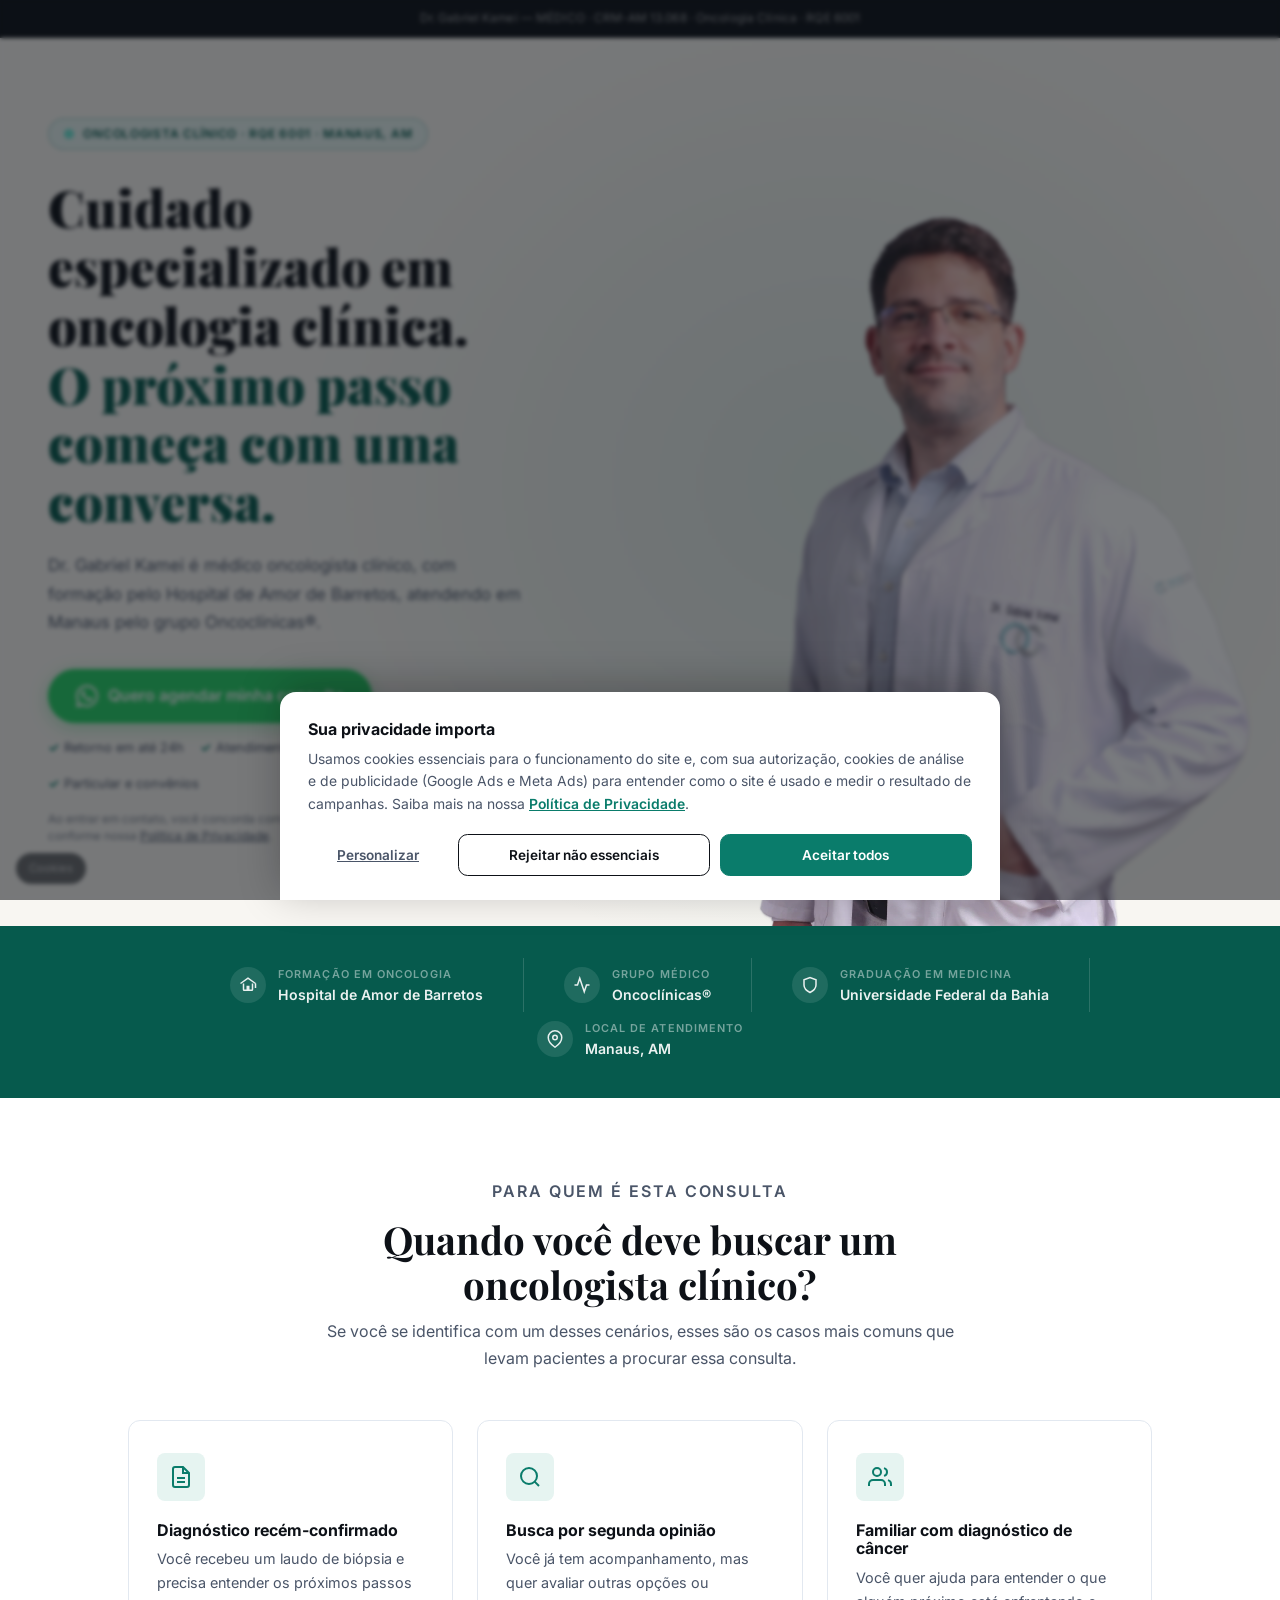
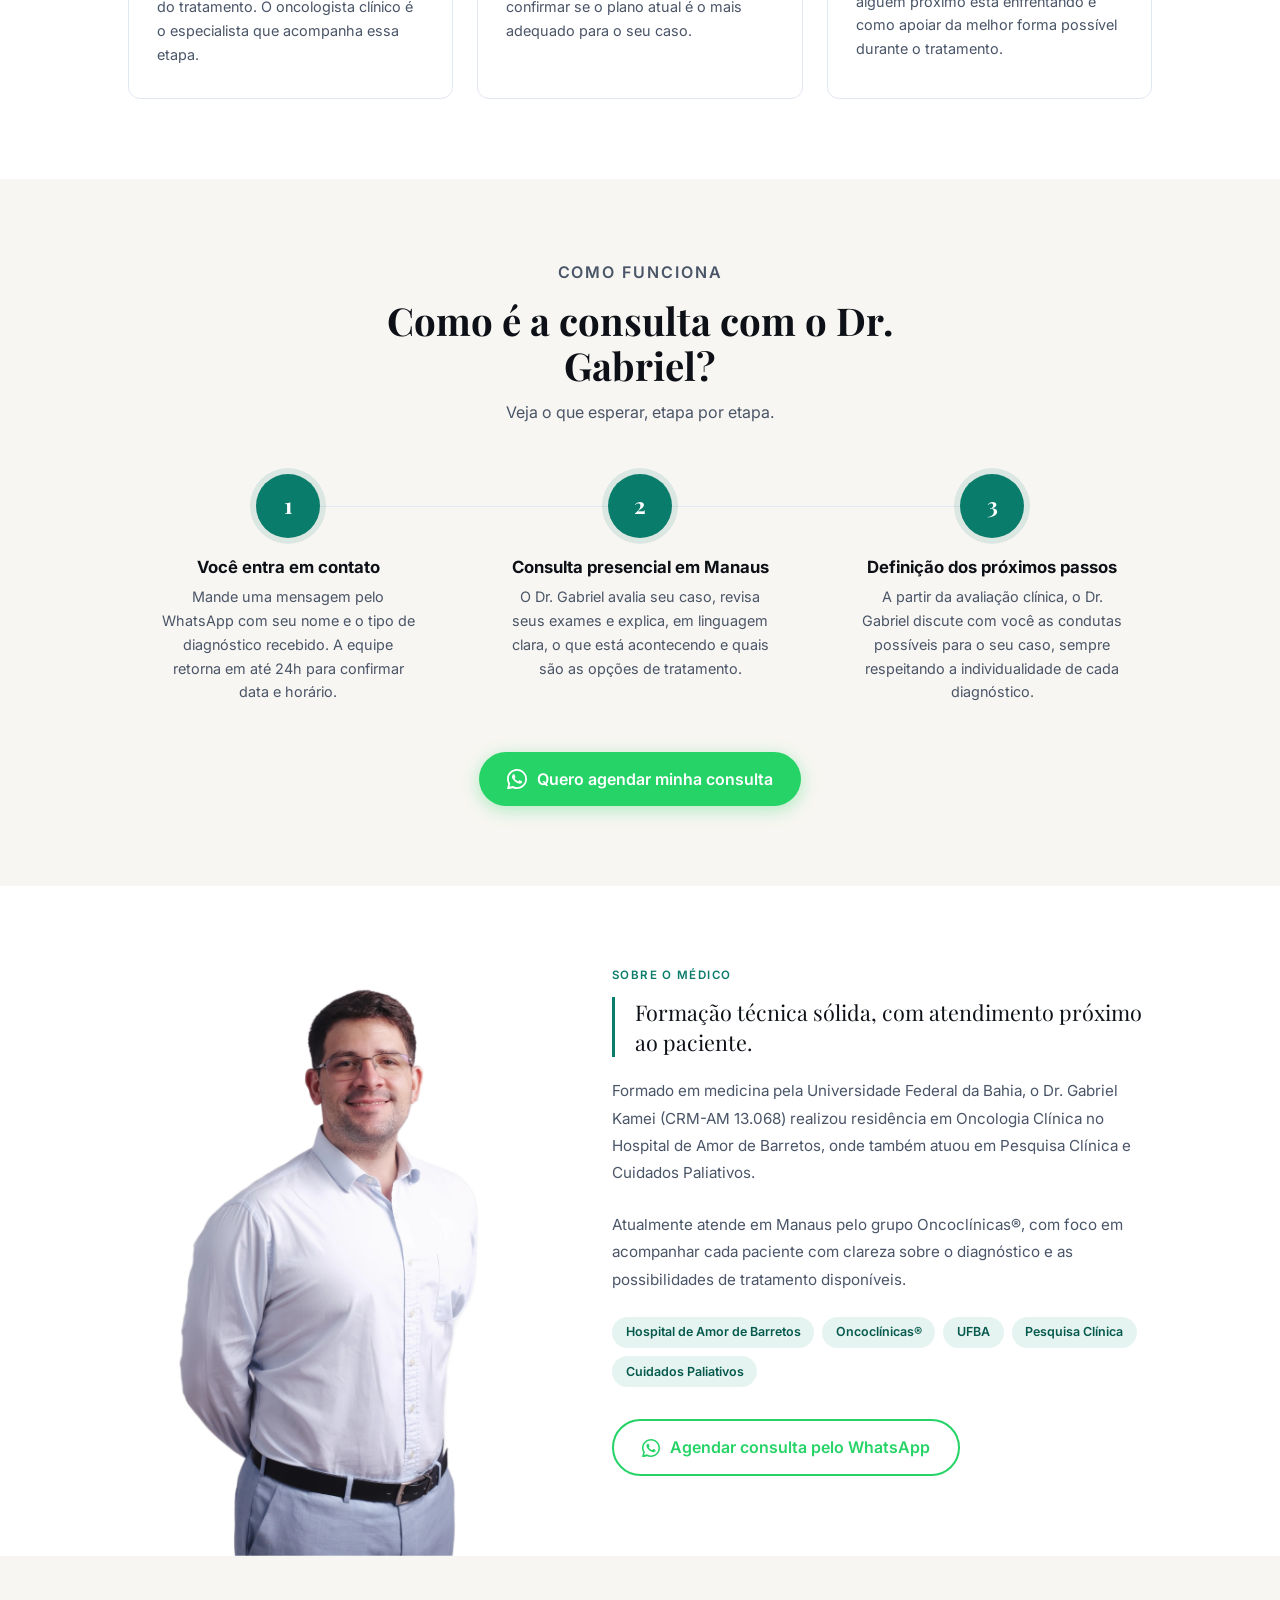
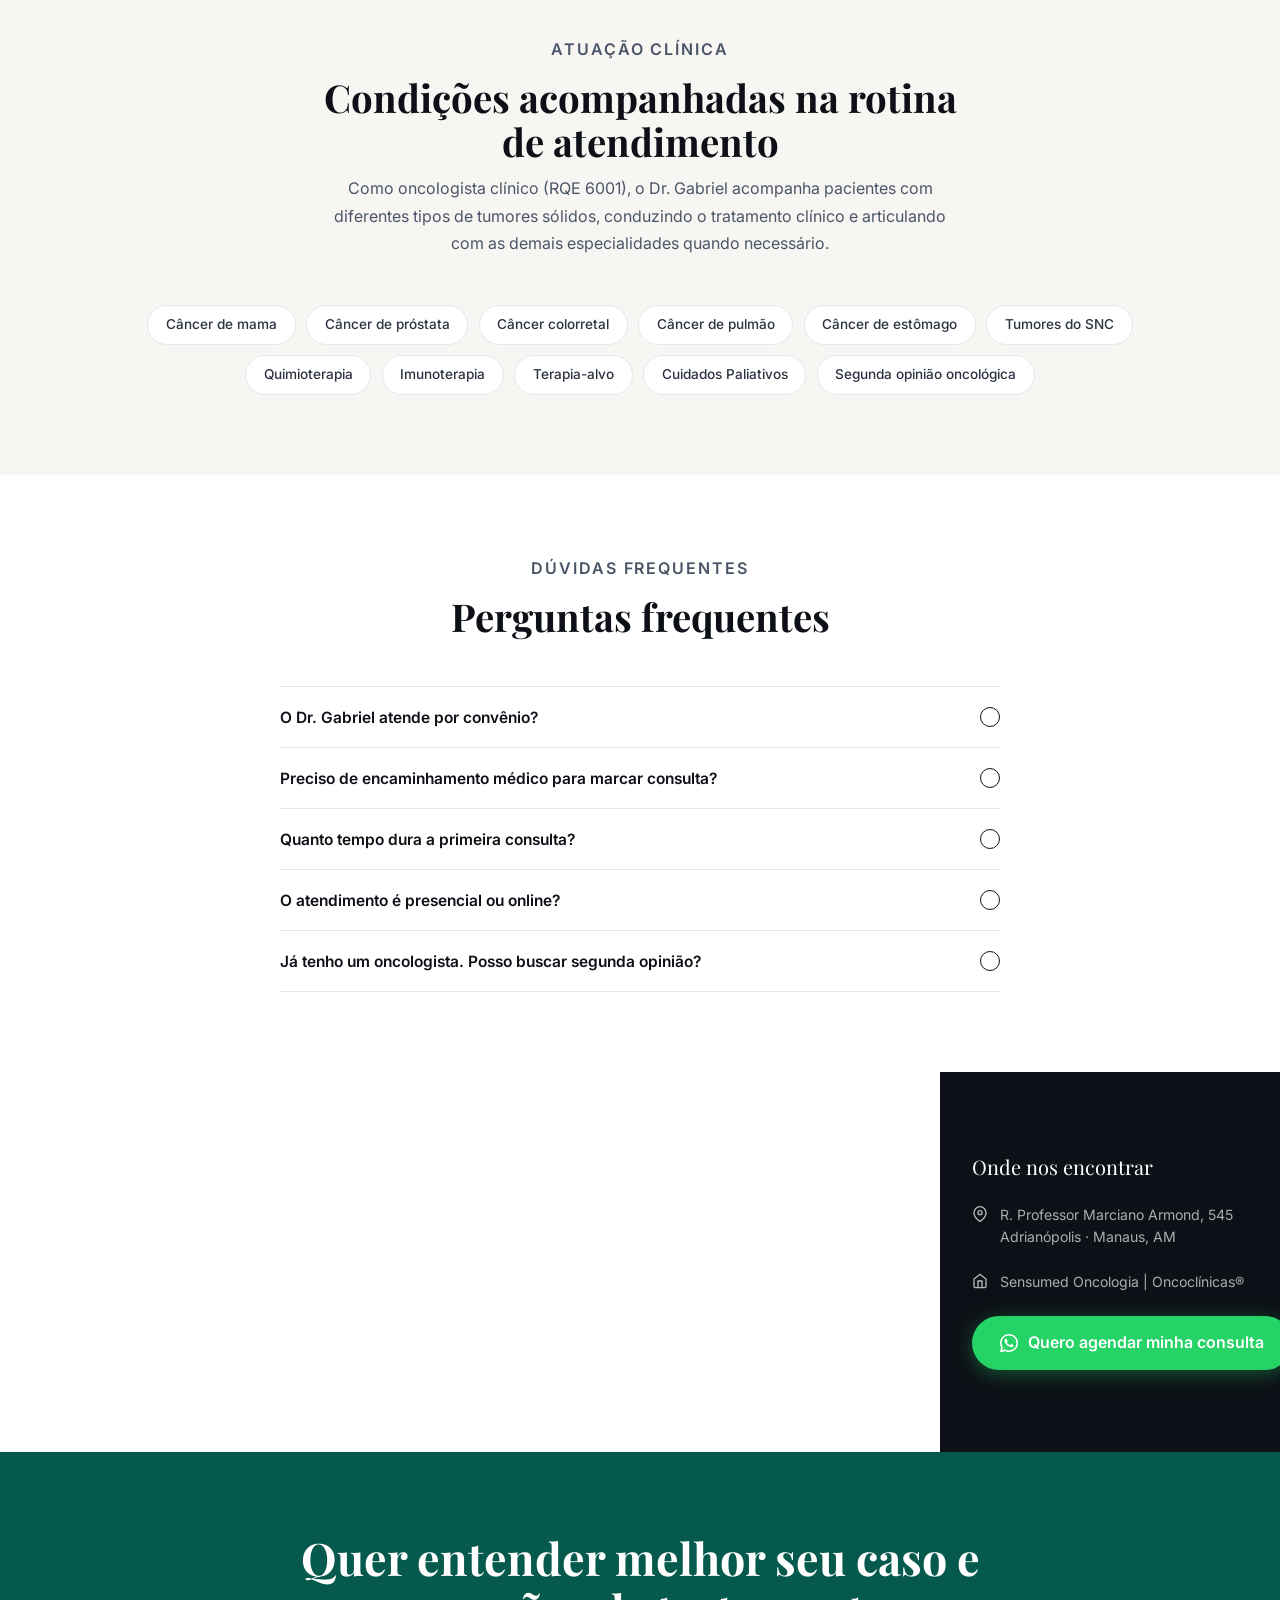
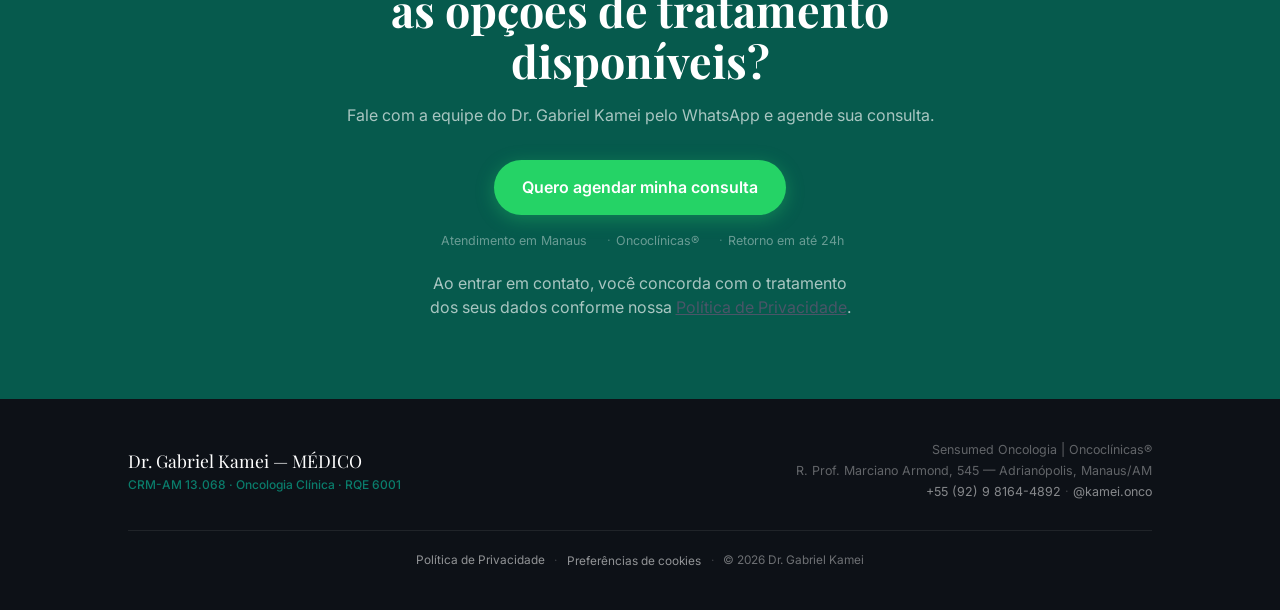
<file: index.html>
<!DOCTYPE html>
<html lang="pt-BR">
<head>
  <meta charset="UTF-8" />
  <!-- Google Tag Manager — carregamento condicionado ao consentimento (LGPD) -->
  <!-- O container só é injetado pela função gtmLoad(), chamada após consentimento do usuário. -->
  <script>
    window.dataLayer = window.dataLayer || [];
    function gtagConsentDefault() {
      window.dataLayer.push({
        'event': 'default_consent',
        'analytics_storage': 'denied',
        'ad_storage': 'denied',
        'ad_user_data': 'denied',
        'ad_personalization': 'denied'
      });
    }
    gtagConsentDefault();

    function gtmLoad() {
      if (window.__gtmLoaded) return;
      window.__gtmLoaded = true;
      (function(w,d,s,l,i){w[l]=w[l]||[];w[l].push({'gtm.start':
      new Date().getTime(),event:'gtm.js'});var f=d.getElementsByTagName(s)[0],
      j=d.createElement(s),dl=l!='dataLayer'?'&l='+l:'';j.async=true;j.src=
      'https://www.googletagmanager.com/gtm.js?id='+i+dl;f.parentNode.insertBefore(j,f);
      })(window,document,'script','dataLayer','GTM-TZPXJ5C2');
    }
  </script>
  <!-- End Google Tag Manager -->
  <meta name="viewport" content="width=device-width, initial-scale=1.0" />
  <title>Dr. Gabriel Kamei — MÉDICO · Oncologia Clínica em Manaus</title>
  <link rel="icon" type="image/x-icon" href="https://gabrielkameionco.github.io/images/oncologia-sensumed-logo.ico" />
  <meta name="description" content="Dr. Gabriel Kamei, MÉDICO CRM-AM 13.068, atua em Oncologia Clínica. Formação pelo Hospital de Amor de Barretos. Atendimento em Manaus pelo grupo Oncoclínicas®." />
  <meta property="og:title" content="Dr. Gabriel Kamei — MÉDICO · Oncologia Clínica em Manaus" />
  <meta property="og:description" content="Você recebeu um diagnóstico difícil. O próximo passo começa aqui. Agende sua consulta pelo WhatsApp." />
  <meta property="og:image" content="https://gabrielkameionco.github.io/images/oncologia-sensumed.jpg" />
  <meta property="og:type" content="website" />
  <link rel="preconnect" href="https://fonts.googleapis.com" />
  <link rel="preconnect" href="https://fonts.gstatic.com" crossorigin />
  <link href="https://fonts.googleapis.com/css2?family=Playfair+Display:wght@700;900&family=Inter:wght@400;500;600&display=swap" rel="stylesheet" />
  <style>
    *, *::before, *::after { box-sizing: border-box; margin: 0; padding: 0; }

    :root {
      --ink:       #0D1117;
      --ink-soft:  #2C3340;
      --slate:     #4A5568;
      --line:      #E2E8F0;
      --cream:     #F8F6F2;
      --white:     #FFFFFF;
      --teal:      #0A7C6B;
      --teal-dark: #065A4D;
      --teal-pale: #E6F4F1;
      --wa-green:  #25D366;
      --wa-dark:   #1DAE54;
      --r:         0.75rem;
    }

    html { scroll-behavior: smooth; }

    body {
      font-family: 'Inter', sans-serif;
      color: var(--ink);
      background: var(--white);
      line-height: 1.6;
      -webkit-font-smoothing: antialiased;
    }

    h1, h2, h3 { font-family: 'Playfair Display', serif; line-height: 1.15; }
    img { max-width: 100%; display: block; }

    /* ── UTILITY ── */
    /* FIX 1: padding lateral aumentado de 1.5rem para 2.5rem em mobile e 3rem em desktop */
    .container { max-width: 1120px; margin: 0 auto; padding: 0 3rem; }

    .eyebrow {
      font-size: 0.72rem;
      font-weight: 600;
      letter-spacing: 0.12em;
      text-transform: uppercase;
      color: var(--teal);
      margin-bottom: 0.75rem;
    }

    /* ── WA ICON SVG shared ── */
    .wa-svg { flex-shrink: 0; }

    /* ── WA BUTTON ── */
    .btn-wa {
      display: inline-flex;
      align-items: center;
      gap: 0.6rem;
      background: var(--wa-green);
      color: #fff;
      font-family: 'Inter', sans-serif;
      font-size: 1rem;
      font-weight: 600;
      padding: 0.9rem 1.75rem;
      border-radius: 3rem;
      text-decoration: none;
      transition: background 0.2s, transform 0.15s;
      box-shadow: 0 4px 18px rgba(37,211,102,0.35);
      white-space: nowrap;
    }
    .btn-wa:hover { background: var(--wa-dark); transform: translateY(-2px); }

    .btn-wa-outline {
      display: inline-flex;
      align-items: center;
      gap: 0.6rem;
      background: transparent;
      color: var(--wa-green);
      font-family: 'Inter', sans-serif;
      font-size: 1rem;
      font-weight: 600;
      padding: 0.85rem 1.75rem;
      border-radius: 3rem;
      border: 2px solid var(--wa-green);
      text-decoration: none;
      transition: all 0.2s;
    }
    .btn-wa-outline:hover { background: var(--wa-green); color: #fff; }

    /* ── FLOATING WA — hidden by default, shown via JS after scroll ── */
    /* FIX 2 & 3: botão flutuante para mobile (centro-baixo) e desktop (canto direito),
       ambos surgem após scroll, eliminando a briga com o botão do hero */
    .float-wa {
      position: fixed;
      z-index: 999;
      opacity: 0;
      pointer-events: none;
      transition: opacity 0.3s, transform 0.3s;
      transform: translateY(8px);
    }
    .float-wa.visible {
      opacity: 1;
      pointer-events: auto;
      transform: translateY(0);
    }
    /* Mobile: barra centralizada na base */
    @media (max-width: 900px) {
      .float-wa {
        bottom: 1.25rem;
        left: 50%;
        transform: translateX(-50%) translateY(8px);
      }
      .float-wa.visible {
        transform: translateX(-50%) translateY(0);
      }
    }
    /* Desktop: fab no canto inferior direito, apenas ícone + texto curto */
    @media (min-width: 901px) {
      .float-wa {
        bottom: 2rem;
        right: 2rem;
        border-radius: 3rem;
      }
    }

    /* ── CFM COMPLIANCE BAR ── */
    .cfm-bar {
      background: var(--ink);
      padding: 0.55rem 0;
      border-bottom: 1px solid rgba(255,255,255,0.08);
    }
    .cfm-bar-inner {
      font-size: 0.74rem;
      color: rgba(255,255,255,0.55);
      text-align: center;
      letter-spacing: 0.01em;
    }

    /* ── HERO ── */
    .hero {
      background: var(--cream);
      min-height: 92vh;
      display: grid;
      grid-template-columns: 1fr 1fr;
      align-items: center;
      gap: 3rem;
      padding: 5rem 0 0;
      overflow: hidden;
      position: relative;
    }
    .hero::before {
      content: '';
      position: absolute;
      inset: 0;
      background: radial-gradient(ellipse 60% 80% at 65% 50%, rgba(10,124,107,0.10) 0%, transparent 70%);
      pointer-events: none;
    }
    .hero-text { position: relative; z-index: 1; padding-bottom: 5rem; }

    .hero-badge {
      display: inline-flex;
      align-items: center;
      gap: 0.5rem;
      background: var(--teal-pale);
      border: 1px solid rgba(10,124,107,0.3);
      border-radius: 2rem;
      padding: 0.35rem 0.9rem;
      font-size: 0.75rem;
      font-weight: 600;
      color: var(--teal-dark);
      margin-bottom: 1.75rem;
      letter-spacing: 0.06em;
      text-transform: uppercase;
    }
    .hero h1 {
      font-size: clamp(2.1rem, 4vw, 3.2rem);
      color: var(--ink);
      margin-bottom: 1.25rem;
      font-weight: 900;
    }
    .hero h1 em { font-style: normal; color: var(--teal-dark); }
    .hero-sub {
      font-size: 1.05rem;
      color: var(--slate);
      max-width: 480px;
      margin-bottom: 2rem;
      line-height: 1.7;
    }
    .hero-micro {
      margin-top: 0.9rem;
      font-size: 0.8rem;
      color: var(--slate);
      display: flex;
      align-items: center;
      gap: 1rem;
      flex-wrap: wrap;
    }
    .hero-micro span { display: flex; align-items: center; gap: 0.3rem; }
    .hero-micro span::before { content: '✓'; color: var(--teal); font-weight: 700; }

    .consent-note {
      margin-top: 1rem;
      font-size: 0.74rem;
      color: rgba(74,85,104,0.7);
      max-width: 440px;
      line-height: 1.5;
    }
    .consent-note a { color: var(--slate); text-decoration: underline; }
    .consent-note a:hover { color: var(--teal); }

    .hero-img-wrap {
      position: relative;
      align-self: stretch;
      display: flex;
      align-items: flex-end;
      justify-content: center;
    }
    .hero-img-wrap img {
      width: 100%;
      max-width: 600px;
      height: 100%;
      max-height: 720px;
      object-fit: cover;
      object-position: top center;
      display: block;
      filter: none;
    }
    .hero-img-placeholder {
      width: 100%;
      max-width: 600px;
      height: 520px;
      background: linear-gradient(160deg, #e8f0ee 0%, #d8e6e2 100%);
      border-radius: 1rem 1rem 0 0;
      display: flex;
      flex-direction: column;
      align-items: center;
      justify-content: center;
      gap: 1rem;
      color: var(--slate);
      font-size: 0.85rem;
      text-align: center;
      border: 1px dashed rgba(10,124,107,0.25);
    }
    .hero-img-placeholder svg { opacity: 0.4; }

    /* ── AUTHORITY BAR — FIX 5: reformulada com rótulos contextuais ── */
    .auth-bar {
      background: var(--teal-dark);
      padding: 2rem 0;
    }
    .auth-bar-inner {
      display: flex;
      align-items: stretch;
      justify-content: center;
      gap: 0;
      flex-wrap: wrap;
    }
    .auth-item {
      display: flex;
      align-items: center;
      gap: 0.75rem;
      padding: 0.5rem 2.5rem;
      border-right: 1px solid rgba(255,255,255,0.15);
    }
    .auth-item:last-child { border-right: none; }
    .auth-icon {
      width: 36px;
      height: 36px;
      border-radius: 50%;
      background: rgba(255,255,255,0.1);
      display: flex;
      align-items: center;
      justify-content: center;
      flex-shrink: 0;
    }
    .auth-icon svg { opacity: 0.9; }
    .auth-text { display: flex; flex-direction: column; }
    .auth-label {
      font-size: 0.68rem;
      font-weight: 600;
      letter-spacing: 0.1em;
      text-transform: uppercase;
      color: rgba(255,255,255,0.45);
      margin-bottom: 0.15rem;
    }
    .auth-value {
      font-size: 0.88rem;
      font-weight: 600;
      color: rgba(255,255,255,0.92);
      line-height: 1.3;
    }

    /* ── SECTIONS shared ── */
    section { padding: 5rem 0; }
    section.alt { background: var(--cream); }
    .section-header { max-width: 640px; margin: 0 auto 3rem; text-align: center; }
    .section-header h2 { font-size: clamp(1.8rem, 3vw, 2.4rem); color: var(--ink); margin-bottom: 0.75rem; }
    .section-header p { color: var(--slate); font-size: 1rem; line-height: 1.7; }

    /* ── FOR WHO ── */
    .cards-3 { display: grid; grid-template-columns: repeat(3, 1fr); gap: 1.5rem; }
    .card {
      background: var(--white);
      border: 1px solid var(--line);
      border-radius: var(--r);
      padding: 2rem 1.75rem;
      transition: box-shadow 0.2s, transform 0.2s;
    }
    .card:hover { box-shadow: 0 8px 32px rgba(0,0,0,0.08); transform: translateY(-3px); }
    .card-icon {
      width: 48px; height: 48px;
      border-radius: 0.5rem;
      background: var(--teal-pale);
      display: flex; align-items: center; justify-content: center;
      margin-bottom: 1.25rem;
    }
    .card-icon svg { color: var(--teal); }
    .card h3 { font-family: 'Inter', sans-serif; font-size: 1rem; font-weight: 700; margin-bottom: 0.5rem; color: var(--ink); }
    .card p { font-size: 0.9rem; color: var(--slate); line-height: 1.65; }

    /* ── HOW IT WORKS ── */
    .steps { display: grid; grid-template-columns: repeat(3, 1fr); gap: 2rem; position: relative; }
    .steps::before {
      content: '';
      position: absolute;
      top: 2rem;
      left: calc(16.67% + 1rem);
      right: calc(16.67% + 1rem);
      height: 1px;
      background: var(--line);
      z-index: 0;
    }
    .step { text-align: center; position: relative; z-index: 1; }
    .step-num {
      width: 4rem; height: 4rem;
      border-radius: 50%;
      background: var(--teal);
      color: #fff;
      font-size: 1.4rem; font-weight: 700;
      font-family: 'Playfair Display', serif;
      display: flex; align-items: center; justify-content: center;
      margin: 0 auto 1.25rem;
      box-shadow: 0 0 0 6px rgba(10,124,107,0.12);
    }
    .step h3 { font-size: 1.05rem; font-weight: 700; font-family: 'Inter', sans-serif; margin-bottom: 0.5rem; color: var(--ink); }
    .step p { font-size: 0.9rem; color: var(--slate); line-height: 1.65; max-width: 260px; margin: 0 auto; }

    /* ── ABOUT ── */
    #sobre { padding-bottom: 0; overflow: hidden; }
    .about-grid { display: grid; grid-template-columns: 420px 1fr; gap: 4rem; align-items: end; }
    .about-img { border-radius: 1rem 1rem 0 0; overflow: hidden; align-self: end; }
    .about-img img { width: 100%; object-fit: cover; object-position: top; display: block; }
    .about-img-placeholder {
      width: 100%; height: 480px;
      background: linear-gradient(160deg, #e8f0f5 0%, #d4e5ec 100%);
      display: flex; flex-direction: column; align-items: center; justify-content: center;
      gap: 0.75rem; color: var(--slate); font-size: 0.85rem; text-align: center;
      border: 2px dashed var(--line); border-radius: 1rem;
    }
    .about-pull {
      font-size: 1.35rem;
      font-family: 'Playfair Display', serif;
      color: var(--ink);
      line-height: 1.4;
      margin-bottom: 1.25rem;
      padding-left: 1.25rem;
      border-left: 3px solid var(--teal);
    }
    .about-text { color: var(--slate); font-size: 0.95rem; line-height: 1.8; margin-bottom: 1.5rem; }
    .about-content { padding-bottom: 5rem; }
    .about-tags { display: flex; flex-wrap: wrap; gap: 0.5rem; margin-bottom: 2rem; }
    .tag {
      background: var(--teal-pale);
      color: var(--teal-dark);
      font-size: 0.78rem; font-weight: 600;
      padding: 0.35rem 0.85rem;
      border-radius: 2rem;
    }

    /* ── SPECIALTIES ── */
    .spec-grid { display: flex; flex-wrap: wrap; gap: 0.65rem; justify-content: center; }
    .spec-chip {
      background: var(--white);
      border: 1.5px solid var(--line);
      border-radius: 2rem;
      padding: 0.5rem 1.1rem;
      font-size: 0.85rem; font-weight: 500;
      color: var(--ink-soft);
      transition: all 0.18s;
    }
    .spec-chip:hover { border-color: var(--teal); color: var(--teal); background: var(--teal-pale); }

    /* ── MAP — FIX 6 ── */
    .map-section { padding: 0; }
    .map-wrapper {
      display: grid;
      grid-template-columns: 1fr 340px;
      height: 380px;
    }
    .map-wrapper iframe {
      width: 100%;
      height: 100%;
      border: none;
      display: block;
    }
    .map-info {
      background: var(--ink);
      padding: 2.5rem 2rem;
      display: flex;
      flex-direction: column;
      justify-content: center;
      gap: 1.5rem;
    }
    .map-info-title {
      font-family: 'Playfair Display', serif;
      font-size: 1.25rem;
      color: var(--white);
      line-height: 1.3;
    }
    .map-detail {
      display: flex;
      align-items: flex-start;
      gap: 0.75rem;
      font-size: 0.88rem;
      color: rgba(255,255,255,0.65);
      line-height: 1.5;
    }
    .map-detail svg { flex-shrink: 0; margin-top: 2px; opacity: 0.7; }

    /* ── FAQ ── */
    .faq-list { max-width: 720px; margin: 0 auto; }
    .faq-item { border-bottom: 1px solid var(--line); }
    .faq-item:first-child { border-top: 1px solid var(--line); }
    .faq-q {
      width: 100%; background: none; border: none; text-align: left;
      padding: 1.25rem 0;
      font-family: 'Inter', sans-serif; font-size: 0.97rem; font-weight: 600;
      color: var(--ink); cursor: pointer;
      display: flex; justify-content: space-between; align-items: center; gap: 1rem;
    }
    .faq-q:hover { color: var(--teal); }
    .faq-icon {
      flex-shrink: 0; width: 20px; height: 20px; border-radius: 50%;
      border: 1.5px solid currentColor;
      display: flex; align-items: center; justify-content: center;
      transition: transform 0.2s;
    }
    .faq-item.open .faq-icon { transform: rotate(45deg); }
    .faq-a { display: none; padding-bottom: 1.25rem; font-size: 0.9rem; color: var(--slate); line-height: 1.75; }
    .faq-item.open .faq-a { display: block; }

    /* ── FINAL CTA ── */
    .cta-final { background: var(--teal-dark); padding: 5rem 0; text-align: center; }
    .cta-final h2 {
      font-size: clamp(1.9rem, 3.5vw, 2.8rem);
      color: var(--white);
      max-width: 680px;
      margin: 0 auto 1rem;
    }
    .cta-final p { color: rgba(255,255,255,0.65); font-size: 1rem; margin-bottom: 2rem; }
    .cta-final-micro {
      margin-top: 1rem;
      font-size: 0.78rem;
      color: rgba(255,255,255,0.4);
      display: flex; align-items: center; justify-content: center;
      gap: 1.25rem; flex-wrap: wrap;
    }
    .cta-final-micro span { display: flex; align-items: center; gap: 0.3rem; }
    .cta-final-micro span::before { content: '·'; color: rgba(255,255,255,0.25); }
    .cta-final-micro span:first-child::before { content: ''; }

    /* ── COOKIE BANNER (LGPD) ── */
    .cookie-overlay {
      position: fixed;
      inset: 0;
      background: rgba(13,17,23,0.55);
      backdrop-filter: blur(2px);
      z-index: 1100;
      display: flex;
      align-items: flex-end;
      justify-content: center;
      opacity: 0;
      pointer-events: none;
      transition: opacity 0.25s;
    }
    .cookie-overlay.visible { opacity: 1; pointer-events: auto; }

    .cookie-banner {
      background: var(--white);
      border-radius: 1rem 1rem 0 0;
      max-width: 720px;
      width: 100%;
      padding: 1.75rem 1.75rem 1.5rem;
      box-shadow: 0 -8px 40px rgba(0,0,0,0.25);
      transform: translateY(12px);
      transition: transform 0.25s;
    }
    .cookie-overlay.visible .cookie-banner { transform: translateY(0); }

    .cookie-banner h3 {
      font-family: 'Inter', sans-serif;
      font-size: 1rem;
      font-weight: 700;
      color: var(--ink);
      margin-bottom: 0.6rem;
    }
    .cookie-banner p {
      font-size: 0.87rem;
      color: var(--slate);
      line-height: 1.65;
      margin-bottom: 1.1rem;
    }
    .cookie-banner p a { color: var(--teal); font-weight: 600; text-decoration: underline; }

    .cookie-prefs {
      display: none;
      border-top: 1px solid var(--line);
      padding-top: 1rem;
      margin-bottom: 1rem;
    }
    .cookie-prefs.open { display: block; }
    .cookie-pref-row {
      display: flex;
      align-items: flex-start;
      justify-content: space-between;
      gap: 1rem;
      padding: 0.7rem 0;
      border-bottom: 1px solid var(--line);
    }
    .cookie-pref-row:last-child { border-bottom: none; }
    .cookie-pref-text strong { display: block; font-size: 0.85rem; color: var(--ink); margin-bottom: 0.2rem; }
    .cookie-pref-text span { font-size: 0.78rem; color: var(--slate); line-height: 1.5; }

    .switch { position: relative; flex-shrink: 0; width: 42px; height: 24px; }
    .switch input { opacity: 0; width: 0; height: 0; }
    .switch-track {
      position: absolute; inset: 0; cursor: pointer;
      background: var(--line); border-radius: 2rem; transition: background 0.2s;
    }
    .switch-track::before {
      content: ''; position: absolute; width: 18px; height: 18px;
      left: 3px; bottom: 3px; background: #fff; border-radius: 50%; transition: transform 0.2s;
      box-shadow: 0 1px 3px rgba(0,0,0,0.25);
    }
    .switch input:checked + .switch-track { background: var(--teal); }
    .switch input:checked + .switch-track::before { transform: translateX(18px); }
    .switch input:disabled + .switch-track { background: var(--slate); opacity: 0.5; cursor: not-allowed; }

    .cookie-actions { display: flex; flex-wrap: wrap; gap: 0.6rem; }
    .cookie-btn {
      flex: 1;
      min-width: 140px;
      padding: 0.75rem 1rem;
      border-radius: 0.6rem;
      font-family: 'Inter', sans-serif;
      font-size: 0.85rem;
      font-weight: 600;
      cursor: pointer;
      border: 1.5px solid var(--ink);
      background: var(--white);
      color: var(--ink);
      transition: all 0.15s;
    }
    .cookie-btn:hover { background: var(--cream); }
    .cookie-btn.primary { background: var(--teal); border-color: var(--teal); color: #fff; }
    .cookie-btn.primary:hover { background: var(--teal-dark); }
    .cookie-btn.text {
      flex: 0;
      border: none;
      background: none;
      text-decoration: underline;
      color: var(--slate);
    }

    .cookie-settings-link {
      position: fixed;
      bottom: 1rem;
      left: 1rem;
      z-index: 900;
      background: var(--ink);
      color: rgba(255,255,255,0.7);
      font-size: 0.7rem;
      padding: 0.4rem 0.8rem;
      border-radius: 2rem;
      text-decoration: none;
      opacity: 0.6;
      transition: opacity 0.2s;
    }
    .cookie-settings-link:hover { opacity: 1; }

    @media (max-width: 600px) {
      .cookie-banner { padding: 1.5rem 1.25rem 1.25rem; }
      .cookie-actions { flex-direction: column; }
      .cookie-btn { min-width: 0; }
      .cookie-settings-link { bottom: 0.75rem; left: 0.75rem; font-size: 0.65rem; }
    }

    /* ── FOOTER ── */
    footer { background: var(--ink); padding: 2.5rem 0; }
    .footer-inner {
      display: flex; align-items: center; justify-content: space-between;
      flex-wrap: wrap; gap: 1rem;
    }
    .footer-name { font-family: 'Playfair Display', serif; font-size: 1.1rem; color: var(--white); }
    .footer-name span { color: var(--teal); font-size: 0.75rem; font-family: 'Inter', sans-serif; display: block; font-weight: 500; }
    .footer-info { font-size: 0.78rem; color: rgba(255,255,255,0.35); text-align: right; line-height: 1.7; }
    .footer-info a { color: rgba(255,255,255,0.5); text-decoration: none; }

    .footer-legal {
      margin-top: 1.75rem;
      padding-top: 1.25rem;
      border-top: 1px solid rgba(255,255,255,0.08);
      display: flex;
      align-items: center;
      justify-content: center;
      gap: 0.6rem;
      flex-wrap: wrap;
      font-size: 0.74rem;
      color: rgba(255,255,255,0.4);
    }
    .footer-legal a, .footer-legal-btn {
      color: rgba(255,255,255,0.55);
      text-decoration: none;
      background: none;
      border: none;
      font-size: 0.74rem;
      cursor: pointer;
      font-family: 'Inter', sans-serif;
    }
    .footer-legal a:hover, .footer-legal-btn:hover { color: var(--teal); text-decoration: underline; }
    .footer-legal-divider { color: rgba(255,255,255,0.2); }

    /* ── RESPONSIVE ── */
    @media (max-width: 900px) {
      .container { padding: 0 1.25rem; } /* FIX 1 mobile: margem mais contida mas presente */
      .hero { grid-template-columns: 1fr; padding: 4rem 0 0; min-height: auto; }
      .hero-text { padding: 0 0 2rem; }
      .hero-img-wrap { justify-content: center; }
      .hero-img-wrap img, .hero-img-placeholder { max-width: 420px; height: 460px; max-height: 460px; border-radius: 1rem; }
      .cards-3, .steps { grid-template-columns: 1fr; }
      .steps::before { display: none; }
      .about-grid { grid-template-columns: 1fr; }
      .about-img {
        max-width: 400px;
        margin: 0 auto;
        align-self: center;
        border-radius: 1rem;
        -webkit-mask-image: linear-gradient(to bottom, black 80%, transparent 100%);
        mask-image: linear-gradient(to bottom, black 80%, transparent 100%);
      }
      #sobre { padding-bottom: 5rem; }
      .about-content { padding-bottom: 0; }
      .auth-bar-inner { flex-direction: column; align-items: flex-start; gap: 1rem; padding: 0 1.25rem; }
      .auth-item { border-right: none; border-bottom: 1px solid rgba(255,255,255,0.1); padding: 0.75rem 0; width: 100%; }
      .auth-item:last-child { border-bottom: none; }
      .map-wrapper { grid-template-columns: 1fr; height: auto; }
      .map-wrapper iframe { height: 280px; }
      .map-info { padding: 1.75rem 1.25rem; }
      .footer-inner { flex-direction: column; align-items: flex-start; }
      .footer-info { text-align: left; }
      body { padding-bottom: 5rem; }
    }

    @media (max-width: 600px) {
      section { padding: 3.5rem 0; }
      .hero h1 { font-size: 1.9rem; }
    }
  </style>
</head>
<body>
<!-- Google Tag Manager (noscript) -->
<noscript><iframe src="https://www.googletagmanager.com/ns.html?id=GTM-TZPXJ5C2"
height="0" width="0" style="display:none;visibility:hidden"></iframe></noscript>
<!-- End Google Tag Manager (noscript) -->

<!-- CFM COMPLIANCE BAR — identificação obrigatória conforme Art. 4º e 6º da Resolução CFM nº 2.336/2023 -->
<div class="cfm-bar">
  <div class="container cfm-bar-inner">
    Dr. Gabriel Kamei — MÉDICO · CRM-AM 13.068 · Oncologia Clínica · RQE 6001
  </div>
</div>

<!-- HERO (topbar removida — FIX 4) -->
<section class="hero">
  <div class="container" style="display:contents;">
    <div class="hero-text container">
      <div class="hero-badge">
        <svg width="12" height="12" viewBox="0 0 12 12" fill="none"><circle cx="6" cy="6" r="5" fill="#6EE7D5"/></svg>
        Oncologista Clínico · RQE 6001 · Manaus, AM
      </div>
      <h1>Cuidado especializado em oncologia clínica.<br/><em>O próximo passo começa com uma conversa.</em></h1>
      <p class="hero-sub">Dr. Gabriel Kamei é médico oncologista clínico, com formação pelo Hospital de Amor de Barretos, atendendo em Manaus pelo grupo Oncoclínicas®.</p>
      <a id="hero-cta" class="btn-wa" data-cta-id="hero"
         href="https://wa.me/5592981644892?text=Ol%C3%A1%2C%20gostaria%20de%20agendar%20uma%20consulta%20com%20o%20Dr.%20Gabriel%20Kamei."
         target="_blank" rel="noopener">
        <svg class="wa-svg" width="22" height="22" viewBox="0 0 24 24" fill="currentColor"><path d="M17.472 14.382c-.297-.149-1.758-.867-2.03-.967-.273-.099-.471-.148-.67.15-.197.297-.767.966-.94 1.164-.173.199-.347.223-.644.075-.297-.15-1.255-.463-2.39-1.475-.883-.788-1.48-1.761-1.653-2.059-.173-.297-.018-.458.13-.606.134-.133.298-.347.446-.52.149-.174.198-.298.298-.497.099-.198.05-.371-.025-.52-.075-.149-.669-1.612-.916-2.207-.242-.579-.487-.5-.669-.51-.173-.008-.371-.01-.57-.01-.198 0-.52.074-.792.372-.272.297-1.04 1.016-1.04 2.479 0 1.462 1.065 2.875 1.213 3.074.149.198 2.096 3.2 5.077 4.487.709.306 1.262.489 1.694.625.712.227 1.36.195 1.871.118.571-.085 1.758-.719 2.006-1.413.248-.694.248-1.289.173-1.413-.074-.124-.272-.198-.57-.347z"/><path d="M12 0C5.373 0 0 5.373 0 12c0 2.127.558 4.126 1.532 5.857L.057 23.882a.5.5 0 0 0 .613.613l6.077-1.461A11.942 11.942 0 0 0 12 24c6.627 0 12-5.373 12-12S18.627 0 12 0zm0 21.892a9.902 9.902 0 0 1-5.031-1.37l-.36-.214-3.733.898.929-3.67-.235-.376A9.862 9.862 0 0 1 2.108 12C2.108 6.54 6.54 2.108 12 2.108c5.461 0 9.892 4.432 9.892 9.892 0 5.461-4.431 9.892-9.892 9.892z"/></svg>
        Quero agendar minha consulta
      </a>
      <div class="hero-micro">
        <span>Retorno em até 24h</span>
        <span>Atendimento direto pelo WhatsApp</span>
        <span>Particular e convênios</span>
      </div>
      <p class="consent-note">Ao entrar em contato, você concorda com o tratamento dos seus dados conforme nossa <a href="privacidade.html">Política de Privacidade</a>.</p>
    </div>
    <div class="hero-img-wrap">
      <img
        src="images/doutor-gabriel-kamei-jaleco.webp"
        alt="Dr. Gabriel Kamei — Oncologista Clínico"
        onerror="this.style.display='none'; this.nextElementSibling.style.display='flex';"
      />
      <div class="hero-img-placeholder" style="display:none;">
        <svg width="48" height="48" viewBox="0 0 24 24" fill="none" stroke="currentColor" stroke-width="1.5"><circle cx="12" cy="8" r="4"/><path d="M4 20c0-4 3.6-7 8-7s8 3 8 7"/></svg>
        <span>Foto do Dr. Gabriel<br/>substituir aqui</span>
      </div>
    </div>
  </div>
</section>

<!-- AUTHORITY BAR — FIX 5: rótulos contextuais tornando cada informação autoexplicativa -->
<div class="auth-bar">
  <div class="container">
    <div class="auth-bar-inner">
      <div class="auth-item">
        <div class="auth-icon">
          <svg width="18" height="18" viewBox="0 0 24 24" fill="none" stroke="white" stroke-width="2"><path d="M22 10v6M2 10l10-7 10 7"/><path d="M6 10v8a1 1 0 0 0 1 1h4v-5h2v5h4a1 1 0 0 0 1-1v-8"/></svg>
        </div>
        <div class="auth-text">
          <span class="auth-label">Formação em oncologia</span>
          <span class="auth-value">Hospital de Amor de Barretos</span>
        </div>
      </div>
      <div class="auth-item">
        <div class="auth-icon">
          <svg width="18" height="18" viewBox="0 0 24 24" fill="none" stroke="white" stroke-width="2"><path d="M22 12h-4l-3 9L9 3l-3 9H2"/></svg>
        </div>
        <div class="auth-text">
          <span class="auth-label">Grupo médico</span>
          <span class="auth-value">Oncoclínicas®</span>
        </div>
      </div>
      <div class="auth-item">
        <div class="auth-icon">
          <svg width="18" height="18" viewBox="0 0 24 24" fill="none" stroke="white" stroke-width="2"><path d="M12 22s8-4 8-10V5l-8-3-8 3v7c0 6 8 10 8 10z"/></svg>
        </div>
        <div class="auth-text">
          <span class="auth-label">Graduação em medicina</span>
          <span class="auth-value">Universidade Federal da Bahia</span>
        </div>
      </div>
      <div class="auth-item">
        <div class="auth-icon">
          <svg width="18" height="18" viewBox="0 0 24 24" fill="none" stroke="white" stroke-width="2"><path d="M21 10c0 7-9 13-9 13s-9-6-9-13a9 9 0 0 1 18 0z"/><circle cx="12" cy="10" r="3"/></svg>
        </div>
        <div class="auth-text">
          <span class="auth-label">Local de atendimento</span>
          <span class="auth-value">Manaus, AM</span>
        </div>
      </div>
    </div>
  </div>
</div>

<!-- FOR WHO -->
<section>
  <div class="container">
    <div class="section-header">
      <p class="eyebrow">Para quem é esta consulta</p>
      <h2>Quando você deve buscar um oncologista clínico?</h2>
      <p>Se você se identifica com um desses cenários, esses são os casos mais comuns que levam pacientes a procurar essa consulta.</p>
    </div>
    <div class="cards-3">
      <div class="card">
        <div class="card-icon">
          <svg width="24" height="24" viewBox="0 0 24 24" fill="none" stroke="currentColor" stroke-width="2"><path d="M14 2H6a2 2 0 0 0-2 2v16a2 2 0 0 0 2 2h12a2 2 0 0 0 2-2V8z"/><polyline points="14 2 14 8 20 8"/><line x1="16" y1="13" x2="8" y2="13"/><line x1="16" y1="17" x2="8" y2="17"/></svg>
        </div>
        <h3>Diagnóstico recém-confirmado</h3>
        <p>Você recebeu um laudo de biópsia e precisa entender os próximos passos do tratamento. O oncologista clínico é o especialista que acompanha essa etapa.</p>
      </div>
      <div class="card">
        <div class="card-icon">
          <svg width="24" height="24" viewBox="0 0 24 24" fill="none" stroke="currentColor" stroke-width="2"><circle cx="11" cy="11" r="8"/><line x1="21" y1="21" x2="16.65" y2="16.65"/></svg>
        </div>
        <h3>Busca por segunda opinião</h3>
        <p>Você já tem acompanhamento, mas quer avaliar outras opções ou confirmar se o plano atual é o mais adequado para o seu caso.</p>
      </div>
      <div class="card">
        <div class="card-icon">
          <svg width="24" height="24" viewBox="0 0 24 24" fill="none" stroke="currentColor" stroke-width="2"><path d="M17 21v-2a4 4 0 0 0-4-4H5a4 4 0 0 0-4 4v2"/><circle cx="9" cy="7" r="4"/><path d="M23 21v-2a4 4 0 0 0-3-3.87"/><path d="M16 3.13a4 4 0 0 1 0 7.75"/></svg>
        </div>
        <h3>Familiar com diagnóstico de câncer</h3>
        <p>Você quer ajuda para entender o que alguém próximo está enfrentando e como apoiar da melhor forma possível durante o tratamento.</p>
      </div>
    </div>
  </div>
</section>

<!-- HOW IT WORKS -->
<section class="alt">
  <div class="container">
    <div class="section-header">
      <p class="eyebrow">Como funciona</p>
      <h2>Como é a consulta com o Dr. Gabriel?</h2>
      <p>Veja o que esperar, etapa por etapa.</p>
    </div>
    <div class="steps">
      <div class="step">
        <div class="step-num">1</div>
        <h3>Você entra em contato</h3>
        <p>Mande uma mensagem pelo WhatsApp com seu nome e o tipo de diagnóstico recebido. A equipe retorna em até 24h para confirmar data e horário.</p>
      </div>
      <div class="step">
        <div class="step-num">2</div>
        <h3>Consulta presencial em Manaus</h3>
        <p>O Dr. Gabriel avalia seu caso, revisa seus exames e explica, em linguagem clara, o que está acontecendo e quais são as opções de tratamento.</p>
      </div>
      <div class="step">
        <div class="step-num">3</div>
        <h3>Definição dos próximos passos</h3>
        <p>A partir da avaliação clínica, o Dr. Gabriel discute com você as condutas possíveis para o seu caso, sempre respeitando a individualidade de cada diagnóstico.</p>
      </div>
    </div>
    <div style="text-align:center; margin-top:3rem;">
      <a class="btn-wa" data-cta-id="como-funciona"
         href="https://wa.me/5592981644892?text=Ol%C3%A1%2C%20gostaria%20de%20agendar%20uma%20consulta%20com%20o%20Dr.%20Gabriel%20Kamei."
         target="_blank" rel="noopener">
        <svg class="wa-svg" width="20" height="20" viewBox="0 0 24 24" fill="currentColor"><path d="M17.472 14.382c-.297-.149-1.758-.867-2.03-.967-.273-.099-.471-.148-.67.15-.197.297-.767.966-.94 1.164-.173.199-.347.223-.644.075-.297-.15-1.255-.463-2.39-1.475-.883-.788-1.48-1.761-1.653-2.059-.173-.297-.018-.458.13-.606.134-.133.298-.347.446-.52.149-.174.198-.298.298-.497.099-.198.05-.371-.025-.52-.075-.149-.669-1.612-.916-2.207-.242-.579-.487-.5-.669-.51-.173-.008-.371-.01-.57-.01-.198 0-.52.074-.792.372-.272.297-1.04 1.016-1.04 2.479 0 1.462 1.065 2.875 1.213 3.074.149.198 2.096 3.2 5.077 4.487.709.306 1.262.489 1.694.625.712.227 1.36.195 1.871.118.571-.085 1.758-.719 2.006-1.413.248-.694.248-1.289.173-1.413-.074-.124-.272-.198-.57-.347z"/><path d="M12 0C5.373 0 0 5.373 0 12c0 2.127.558 4.126 1.532 5.857L.057 23.882a.5.5 0 0 0 .613.613l6.077-1.461A11.942 11.942 0 0 0 12 24c6.627 0 12-5.373 12-12S18.627 0 12 0zm0 21.892a9.902 9.902 0 0 1-5.031-1.37l-.36-.214-3.733.898.929-3.67-.235-.376A9.862 9.862 0 0 1 2.108 12C2.108 6.54 6.54 2.108 12 2.108c5.461 0 9.892 4.432 9.892 9.892 0 5.461-4.431 9.892-9.892 9.892z"/></svg>
        Quero agendar minha consulta
      </a>
    </div>
  </div>
</section>

<!-- ABOUT -->
<section id="sobre">
  <div class="container">
    <div class="about-grid">
      <div class="about-img">
        <img
          src="images/doutor-gabriel-kamei-costas.webp"
          alt="Dr. Gabriel Kamei"
          onerror="this.style.display='none'; this.nextElementSibling.style.display='flex';"
        />
        <div class="about-img-placeholder" style="display:none;">
          <svg width="48" height="48" viewBox="0 0 24 24" fill="none" stroke="currentColor" stroke-width="1.5"><circle cx="12" cy="8" r="4"/><path d="M4 20c0-4 3.6-7 8-7s8 3 8 7"/></svg>
          <span>Foto do Dr. Gabriel<br/>substituir aqui</span>
        </div>
      </div>
      <div class="about-content">
        <p class="eyebrow">Sobre o médico</p>
        <blockquote class="about-pull">Formação técnica sólida, com atendimento próximo ao paciente.</blockquote>
        <p class="about-text">Formado em medicina pela Universidade Federal da Bahia, o Dr. Gabriel Kamei (CRM-AM 13.068) realizou residência em Oncologia Clínica no Hospital de Amor de Barretos, onde também atuou em Pesquisa Clínica e Cuidados Paliativos.</p>
        <p class="about-text">Atualmente atende em Manaus pelo grupo Oncoclínicas®, com foco em acompanhar cada paciente com clareza sobre o diagnóstico e as possibilidades de tratamento disponíveis.</p>
        <div class="about-tags">
          <span class="tag">Hospital de Amor de Barretos</span>
          <span class="tag">Oncoclínicas®</span>
          <span class="tag">UFBA</span>
          <span class="tag">Pesquisa Clínica</span>
          <span class="tag">Cuidados Paliativos</span>
        </div>
        <a class="btn-wa-outline" data-cta-id="sobre-medico"
           href="https://wa.me/5592981644892?text=Ol%C3%A1%2C%20gostaria%20de%20agendar%20uma%20consulta%20com%20o%20Dr.%20Gabriel%20Kamei."
           target="_blank" rel="noopener">
          <svg class="wa-svg" width="18" height="18" viewBox="0 0 24 24" fill="currentColor"><path d="M17.472 14.382c-.297-.149-1.758-.867-2.03-.967-.273-.099-.471-.148-.67.15-.197.297-.767.966-.94 1.164-.173.199-.347.223-.644.075-.297-.15-1.255-.463-2.39-1.475-.883-.788-1.48-1.761-1.653-2.059-.173-.297-.018-.458.13-.606.134-.133.298-.347.446-.52.149-.174.198-.298.298-.497.099-.198.05-.371-.025-.52-.075-.149-.669-1.612-.916-2.207-.242-.579-.487-.5-.669-.51-.173-.008-.371-.01-.57-.01-.198 0-.52.074-.792.372-.272.297-1.04 1.016-1.04 2.479 0 1.462 1.065 2.875 1.213 3.074.149.198 2.096 3.2 5.077 4.487.709.306 1.262.489 1.694.625.712.227 1.36.195 1.871.118.571-.085 1.758-.719 2.006-1.413.248-.694.248-1.289.173-1.413-.074-.124-.272-.198-.57-.347z"/><path d="M12 0C5.373 0 0 5.373 0 12c0 2.127.558 4.126 1.532 5.857L.057 23.882a.5.5 0 0 0 .613.613l6.077-1.461A11.942 11.942 0 0 0 12 24c6.627 0 12-5.373 12-12S18.627 0 12 0zm0 21.892a9.902 9.902 0 0 1-5.031-1.37l-.36-.214-3.733.898.929-3.67-.235-.376A9.862 9.862 0 0 1 2.108 12C2.108 6.54 6.54 2.108 12 2.108c5.461 0 9.892 4.432 9.892 9.892 0 5.461-4.431 9.892-9.892 9.892z"/></svg>
          Agendar consulta pelo WhatsApp
        </a>
      </div>
    </div>
  </div>
</section>

<!-- SPECIALTIES -->
<section class="alt">
  <div class="container">
    <div class="section-header">
      <p class="eyebrow">Atuação clínica</p>
      <h2>Condições acompanhadas na rotina de atendimento</h2>
      <p>Como oncologista clínico (RQE 6001), o Dr. Gabriel acompanha pacientes com diferentes tipos de tumores sólidos, conduzindo o tratamento clínico e articulando com as demais especialidades quando necessário.</p>
    </div>
    <div class="spec-grid">
      <span class="spec-chip">Câncer de mama</span>
      <span class="spec-chip">Câncer de próstata</span>
      <span class="spec-chip">Câncer colorretal</span>
      <span class="spec-chip">Câncer de pulmão</span>
      <span class="spec-chip">Câncer de estômago</span>
      <span class="spec-chip">Tumores do SNC</span>
      <span class="spec-chip">Quimioterapia</span>
      <span class="spec-chip">Imunoterapia</span>
      <span class="spec-chip">Terapia-alvo</span>
      <span class="spec-chip">Cuidados Paliativos</span>
      <span class="spec-chip">Segunda opinião oncológica</span>
    </div>
  </div>
</section>

<!-- FAQ -->
<section>
  <div class="container">
    <div class="section-header">
      <p class="eyebrow">Dúvidas frequentes</p>
      <h2>Perguntas frequentes</h2>
    </div>
    <div class="faq-list">
      <div class="faq-item">
        <button class="faq-q">
          O Dr. Gabriel atende por convênio?
          <span class="faq-icon"><svg width="10" height="10" viewBox="0 0 10 10" fill="currentColor"><path d="M5 1v8M1 5h8"/></svg></span>
        </button>
        <div class="faq-a">O atendimento é realizado pela Sensumed Oncologia, parte do grupo Oncoclínicas®. Para verificar quais convênios são aceitos e condições atuais, entre em contato pelo WhatsApp — a equipe responde em até 24h.</div>
      </div>
      <div class="faq-item">
        <button class="faq-q">
          Preciso de encaminhamento médico para marcar consulta?
          <span class="faq-icon"><svg width="10" height="10" viewBox="0 0 10 10" fill="currentColor"><path d="M5 1v8M1 5h8"/></svg></span>
        </button>
        <div class="faq-a">Não. Você pode agendar diretamente, mesmo sem encaminhamento de outro médico. Basta entrar em contato pelo WhatsApp com seu nome e, se possível, o tipo de diagnóstico recebido.</div>
      </div>
      <div class="faq-item">
        <button class="faq-q">
          Quanto tempo dura a primeira consulta?
          <span class="faq-icon"><svg width="10" height="10" viewBox="0 0 10 10" fill="currentColor"><path d="M5 1v8M1 5h8"/></svg></span>
        </button>
        <div class="faq-a">A primeira consulta costuma durar entre 40 e 60 minutos. O Dr. Gabriel dedica tempo para revisar seus exames com atenção e responder todas as dúvidas — sem pressa.</div>
      </div>
      <div class="faq-item">
        <button class="faq-q">
          O atendimento é presencial ou online?
          <span class="faq-icon"><svg width="10" height="10" viewBox="0 0 10 10" fill="currentColor"><path d="M5 1v8M1 5h8"/></svg></span>
        </button>
        <div class="faq-a">O atendimento é presencial, em Manaus/AM. Para pacientes de outras cidades ou municípios do interior, entre em contato pelo WhatsApp para verificar as possibilidades disponíveis.</div>
      </div>
      <div class="faq-item">
        <button class="faq-q">
          Já tenho um oncologista. Posso buscar segunda opinião?
          <span class="faq-icon"><svg width="10" height="10" viewBox="0 0 10 10" fill="currentColor"><path d="M5 1v8M1 5h8"/></svg></span>
        </button>
        <div class="faq-a">Sim. Segunda opinião é um direito do paciente e uma prática amplamente incentivada em oncologia. Entre em contato, compartilhe sua situação e o Dr. Gabriel avalia seu caso com total transparência.</div>
      </div>
    </div>
  </div>
</section>

<!-- MAP — FIX 6 -->
<div class="map-section">
  <div class="map-wrapper">
    <iframe
      src="https://www.google.com/maps/embed?pb=!1m18!1m12!1m3!1d3983.925966979276!2d-60.0141249240863!3d-3.114289096861247!2m3!1f0!2f0!3f0!3m2!1i1024!2i768!4f13.1!3m3!1m2!1s0x926c0544f86d20ed%3A0x33e222b7892f5f5e!2sR.%20Professor%20Marciano%20Armond%2C%20545%20-%20Adrian%C3%B3polis%2C%20Manaus%20-%20AM%2C%2069057-030%2C%20Brazil!5e0!3m2!1sen!2sca!4v1728834465742!5m2!1sen!2sca"
      allowfullscreen="" loading="lazy" referrerpolicy="no-referrer-when-downgrade"
      title="Localização da clínica — Sensumed Oncologia, Manaus">
    </iframe>
    <div class="map-info">
      <div class="map-info-title">Onde nos encontrar</div>
      <div class="map-detail">
        <svg width="16" height="16" viewBox="0 0 24 24" fill="none" stroke="white" stroke-width="2"><path d="M21 10c0 7-9 13-9 13s-9-6-9-13a9 9 0 0 1 18 0z"/><circle cx="12" cy="10" r="3"/></svg>
        R. Professor Marciano Armond, 545<br/>Adrianópolis · Manaus, AM
      </div>
      <div class="map-detail">
        <svg width="16" height="16" viewBox="0 0 24 24" fill="none" stroke="white" stroke-width="2"><path d="M3 9l9-7 9 7v11a2 2 0 0 1-2 2H5a2 2 0 0 1-2-2z"/><polyline points="9 22 9 12 15 12 15 22"/></svg>
        Sensumed Oncologia | Oncoclínicas®
      </div>
      <a class="btn-wa" data-cta-id="mapa"
         href="https://wa.me/5592981644892?text=Ol%C3%A1%2C%20gostaria%20de%20agendar%20uma%20consulta%20com%20o%20Dr.%20Gabriel%20Kamei."
         target="_blank" rel="noopener" style="align-self:flex-start;">
        <svg class="wa-svg" width="18" height="18" viewBox="0 0 24 24" fill="currentColor"><path d="M17.472 14.382c-.297-.149-1.758-.867-2.03-.967-.273-.099-.471-.148-.67.15-.197.297-.767.966-.94 1.164-.173.199-.347.223-.644.075-.297-.15-1.255-.463-2.39-1.475-.883-.788-1.48-1.761-1.653-2.059-.173-.297-.018-.458.13-.606.134-.133.298-.347.446-.52.149-.174.198-.298.298-.497.099-.198.05-.371-.025-.52-.075-.149-.669-1.612-.916-2.207-.242-.579-.487-.5-.669-.51-.173-.008-.371-.01-.57-.01-.198 0-.52.074-.792.372-.272.297-1.04 1.016-1.04 2.479 0 1.462 1.065 2.875 1.213 3.074.149.198 2.096 3.2 5.077 4.487.709.306 1.262.489 1.694.625.712.227 1.36.195 1.871.118.571-.085 1.758-.719 2.006-1.413.248-.694.248-1.289.173-1.413-.074-.124-.272-.198-.57-.347z"/><path d="M12 0C5.373 0 0 5.373 0 12c0 2.127.558 4.126 1.532 5.857L.057 23.882a.5.5 0 0 0 .613.613l6.077-1.461A11.942 11.942 0 0 0 12 24c6.627 0 12-5.373 12-12S18.627 0 12 0zm0 21.892a9.902 9.902 0 0 1-5.031-1.37l-.36-.214-3.733.898.929-3.67-.235-.376A9.862 9.862 0 0 1 2.108 12C2.108 6.54 6.54 2.108 12 2.108c5.461 0 9.892 4.432 9.892 9.892 0 5.461-4.431 9.892-9.892 9.892z"/></svg>
        Quero agendar minha consulta
      </a>
    </div>
  </div>
</div>

<!-- FINAL CTA — FIX 7: texto e botão padronizados -->
<div class="cta-final">
  <div class="container">
    <h2>Quer entender melhor seu caso e as opções de tratamento disponíveis?</h2>
    <p>Fale com a equipe do Dr. Gabriel Kamei pelo WhatsApp e agende sua consulta.</p>
    <a class="btn-wa" data-cta-id="cta-final"
      <svg class="wa-svg" width="22" height="22" viewBox="0 0 24 24" fill="currentColor"><path d="M17.472 14.382c-.297-.149-1.758-.867-2.03-.967-.273-.099-.471-.148-.67.15-.197.297-.767.966-.94 1.164-.173.199-.347.223-.644.075-.297-.15-1.255-.463-2.39-1.475-.883-.788-1.48-1.761-1.653-2.059-.173-.297-.018-.458.13-.606.134-.133.298-.347.446-.52.149-.174.198-.298.298-.497.099-.198.05-.371-.025-.52-.075-.149-.669-1.612-.916-2.207-.242-.579-.487-.5-.669-.51-.173-.008-.371-.01-.57-.01-.198 0-.52.074-.792.372-.272.297-1.04 1.016-1.04 2.479 0 1.462 1.065 2.875 1.213 3.074.149.198 2.096 3.2 5.077 4.487.709.306 1.262.489 1.694.625.712.227 1.36.195 1.871.118.571-.085 1.758-.719 2.006-1.413.248-.694.248-1.289.173-1.413-.074-.124-.272-.198-.57-.347z"/><path d="M12 0C5.373 0 0 5.373 0 12c0 2.127.558 4.126 1.532 5.857L.057 23.882a.5.5 0 0 0 .613.613l6.077-1.461A11.942 11.942 0 0 0 12 24c6.627 0 12-5.373 12-12S18.627 0 12 0zm0 21.892a9.902 9.902 0 0 1-5.031-1.37l-.36-.214-3.733.898.929-3.67-.235-.376A9.862 9.862 0 0 1 2.108 12C2.108 6.54 6.54 2.108 12 2.108c5.461 0 9.892 4.432 9.892 9.892 0 5.461-4.431 9.892-9.892 9.892z"/></svg>
      Quero agendar minha consulta
    </a>
    <div class="cta-final-micro">
      <span>Atendimento em Manaus</span>
      <span>Oncoclínicas®</span>
      <span>Retorno em até 24h</span>
    </div>
    <p class="consent-note" style="margin:1.25rem auto 0; text-align:center;">Ao entrar em contato, você concorda com o tratamento dos seus dados conforme nossa <a href="privacidade.html">Política de Privacidade</a>.</p>
  </div>
</div>

<!-- FOOTER -->
<footer>
  <div class="container">
    <div class="footer-inner">
      <div class="footer-name">
        Dr. Gabriel Kamei — MÉDICO
        <span>CRM-AM 13.068 · Oncologia Clínica · RQE 6001</span>
      </div>
      <div class="footer-info">
        Sensumed Oncologia | Oncoclínicas®<br/>
        R. Prof. Marciano Armond, 545 — Adrianópolis, Manaus/AM<br/>
        <a href="https://wa.me/5592981644892" target="_blank">+55 (92) 9 8164-4892</a>
        <span class="footer-legal-divider">·</span>
        <a href="https://www.instagram.com/kamei.onco" target="_blank" rel="noopener">@kamei.onco</a>
      </div>
    </div>
    <div class="footer-legal">
      <a href="privacidade.html">Política de Privacidade</a>
      <span class="footer-legal-divider">·</span>
      <button type="button" id="open-cookie-prefs-footer" class="footer-legal-btn">Preferências de cookies</button>
      <span class="footer-legal-divider">·</span>
      <span>© 2026 Dr. Gabriel Kamei</span>
    </div>
  </div>
</footer>

<!-- FLOATING WA — FIX 2 & 3: surge após scroll, sem briga com hero CTA -->
<a id="float-wa" class="float-wa btn-wa" data-cta-id="flutuante"
   href="https://wa.me/5592981644892?text=Ol%C3%A1%2C%20gostaria%20de%20agendar%20uma%20consulta%20com%20o%20Dr.%20Gabriel%20Kamei."
   target="_blank" rel="noopener">
  <svg class="wa-svg" width="20" height="20" viewBox="0 0 24 24" fill="currentColor"><path d="M17.472 14.382c-.297-.149-1.758-.867-2.03-.967-.273-.099-.471-.148-.67.15-.197.297-.767.966-.94 1.164-.173.199-.347.223-.644.075-.297-.15-1.255-.463-2.39-1.475-.883-.788-1.48-1.761-1.653-2.059-.173-.297-.018-.458.13-.606.134-.133.298-.347.446-.52.149-.174.198-.298.298-.497.099-.198.05-.371-.025-.52-.075-.149-.669-1.612-.916-2.207-.242-.579-.487-.5-.669-.51-.173-.008-.371-.01-.57-.01-.198 0-.52.074-.792.372-.272.297-1.04 1.016-1.04 2.479 0 1.462 1.065 2.875 1.213 3.074.149.198 2.096 3.2 5.077 4.487.709.306 1.262.489 1.694.625.712.227 1.36.195 1.871.118.571-.085 1.758-.719 2.006-1.413.248-.694.248-1.289.173-1.413-.074-.124-.272-.198-.57-.347z"/><path d="M12 0C5.373 0 0 5.373 0 12c0 2.127.558 4.126 1.532 5.857L.057 23.882a.5.5 0 0 0 .613.613l6.077-1.461A11.942 11.942 0 0 0 12 24c6.627 0 12-5.373 12-12S18.627 0 12 0zm0 21.892a9.902 9.902 0 0 1-5.031-1.37l-.36-.214-3.733.898.929-3.67-.235-.376A9.862 9.862 0 0 1 2.108 12C2.108 6.54 6.54 2.108 12 2.108c5.461 0 9.892 4.432 9.892 9.892 0 5.461-4.431 9.892-9.892 9.892z"/></svg>
  Quero agendar minha consulta
</a>

<!-- COOKIE BANNER (LGPD) -->
<div id="cookie-overlay" class="cookie-overlay">
  <div class="cookie-banner">
    <h3>Sua privacidade importa</h3>
    <p>
      Usamos cookies essenciais para o funcionamento do site e, com sua autorização, cookies de análise e de
      publicidade (Google Ads e Meta Ads) para entender como o site é usado e medir o resultado de campanhas.
      Saiba mais na nossa <a href="privacidade.html">Política de Privacidade</a>.
    </p>

    <div id="cookie-prefs" class="cookie-prefs">
      <div class="cookie-pref-row">
        <div class="cookie-pref-text">
          <strong>Cookies essenciais</strong>
          <span>Necessários para o funcionamento básico do site. Não podem ser desativados.</span>
        </div>
        <label class="switch">
          <input type="checkbox" checked disabled />
          <span class="switch-track"></span>
        </label>
      </div>
      <div class="cookie-pref-row">
        <div class="cookie-pref-text">
          <strong>Cookies de análise</strong>
          <span>Ajudam a entender como os visitantes usam o site (Google Tag Manager / Analytics).</span>
        </div>
        <label class="switch">
          <input type="checkbox" id="cookie-analytics-toggle" />
          <span class="switch-track"></span>
        </label>
      </div>
      <div class="cookie-pref-row">
        <div class="cookie-pref-text">
          <strong>Cookies de publicidade</strong>
          <span>Usados pelo Google Ads e Meta Ads para medir campanhas e exibir remarketing a quem já visitou o site. Não segmentamos anúncios por dados de saúde.</span>
        </div>
        <label class="switch">
          <input type="checkbox" id="cookie-ads-toggle" />
          <span class="switch-track"></span>
        </label>
      </div>
    </div>

    <div class="cookie-actions">
      <button type="button" id="cookie-manage" class="cookie-btn text">Personalizar</button>
      <button type="button" id="cookie-reject" class="cookie-btn">Rejeitar não essenciais</button>
      <button type="button" id="cookie-save" class="cookie-btn primary" style="display:none;">Salvar preferências</button>
      <button type="button" id="cookie-accept" class="cookie-btn primary">Aceitar todos</button>
    </div>
  </div>
</div>

<a href="#" id="cookie-settings-link" class="cookie-settings-link">Cookies</a>

<script>
  // FAQ accordion
  document.querySelectorAll('.faq-q').forEach(btn => {
    btn.addEventListener('click', () => {
      const item = btn.closest('.faq-item');
      const isOpen = item.classList.contains('open');
      document.querySelectorAll('.faq-item').forEach(i => i.classList.remove('open'));
      if (!isOpen) item.classList.add('open');
    });
  });

  // Floating WA: aparece quando o botão do hero sai de vista (mobile e desktop)
  const floatWa  = document.getElementById('float-wa');
  const heroCta  = document.getElementById('hero-cta');

  const observer = new IntersectionObserver(
    ([entry]) => {
      if (entry.isIntersecting) {
        floatWa.classList.remove('visible');
      } else {
        floatWa.classList.add('visible');
      }
    },
    { threshold: 0, rootMargin: '0px 0px -20px 0px' }
  );

  if (heroCta) observer.observe(heroCta);

  // ── LGPD Cookie Consent ──
  const COOKIE_KEY = 'lgpd_consent_v1';
  const overlay   = document.getElementById('cookie-overlay');
  const prefsBox  = document.getElementById('cookie-prefs');
  const toggleAn  = document.getElementById('cookie-analytics-toggle');
  const toggleAds = document.getElementById('cookie-ads-toggle');
  const btnManage = document.getElementById('cookie-manage');
  const btnReject = document.getElementById('cookie-reject');
  const btnAccept = document.getElementById('cookie-accept');
  const btnSave   = document.getElementById('cookie-save');
  const settingsLink = document.getElementById('cookie-settings-link');
  const settingsLinkFooter = document.getElementById('open-cookie-prefs-footer');

  function getConsent() {
    try { return JSON.parse(localStorage.getItem(COOKIE_KEY)); }
    catch (e) { return null; }
  }

  function saveConsent(analytics, advertising) {
    const record = {
      analytics: analytics,
      advertising: advertising,
      essential: true,
      timestamp: new Date().toISOString(),
      policyVersion: 'v2'
    };
    try { localStorage.setItem(COOKIE_KEY, JSON.stringify(record)); } catch (e) {}
    applyConsent(record);
    closeBanner();
  }

  function applyConsent(record) {
    if (!record) return;
    window.dataLayer = window.dataLayer || [];
    window.dataLayer.push({
      'event': 'consent_update',
      'analytics_storage': record.analytics ? 'granted' : 'denied',
      'ad_storage': record.advertising ? 'granted' : 'denied',
      'ad_user_data': record.advertising ? 'granted' : 'denied',
      'ad_personalization': record.advertising ? 'granted' : 'denied'
    });
    // GTM carrega se qualquer uma das categorias não-essenciais for aceita,
    // já que o próprio container distribui os sinais de consentimento às tags
    // de análise (GA4) e de publicidade (Google Ads / Meta Pixel) configuradas nele.
    if ((record.analytics || record.advertising) && typeof gtmLoad === 'function') {
      gtmLoad();
    }
  }

  function openBanner() {
    overlay.classList.add('visible');
  }
  function closeBanner() {
    overlay.classList.remove('visible');
    prefsBox.classList.remove('open');
    btnSave.style.display = 'none';
    btnReject.style.display = '';
    btnManage.style.display = '';
  }

  const existing = getConsent();
  if (existing) {
    applyConsent(existing);
  } else {
    openBanner();
  }

  btnManage.addEventListener('click', () => {
    prefsBox.classList.add('open');
    btnManage.style.display = 'none';
    btnReject.style.display = 'none';
    btnSave.style.display = '';
    if (existing) {
      toggleAn.checked = !!existing.analytics;
      toggleAds.checked = !!existing.advertising;
    }
  });

  btnReject.addEventListener('click', () => saveConsent(false, false));
  btnAccept.addEventListener('click', () => saveConsent(true, true));
  btnSave.addEventListener('click', () => saveConsent(toggleAn.checked, toggleAds.checked));

  function reopenForEditing(e) {
    e.preventDefault();
    const current = getConsent();
    prefsBox.classList.add('open');
    btnManage.style.display = 'none';
    btnReject.style.display = 'none';
    btnSave.style.display = '';
    if (current) {
      toggleAn.checked = !!current.analytics;
      toggleAds.checked = !!current.advertising;
    }
    openBanner();
  }
  settingsLink.addEventListener('click', reopenForEditing);
  if (settingsLinkFooter) settingsLinkFooter.addEventListener('click', reopenForEditing);
</script>

</body>
</html>
</file>
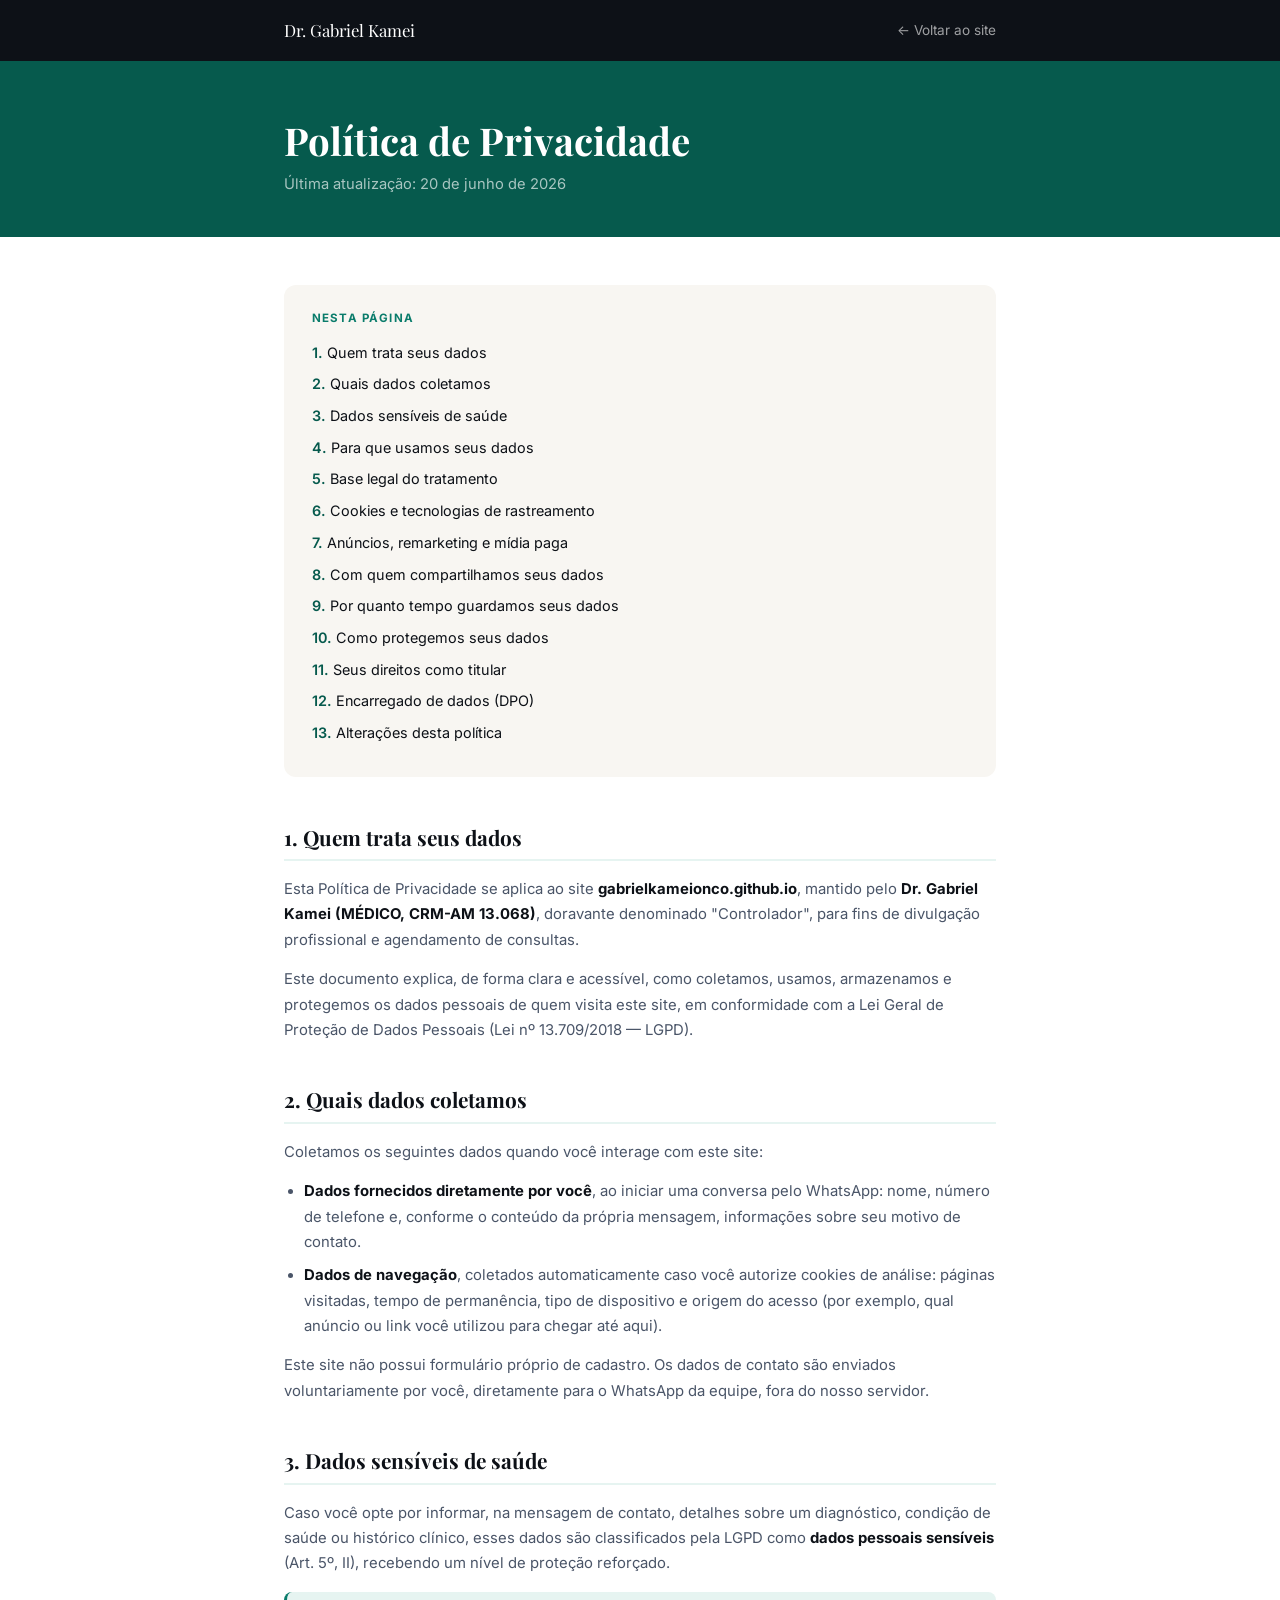
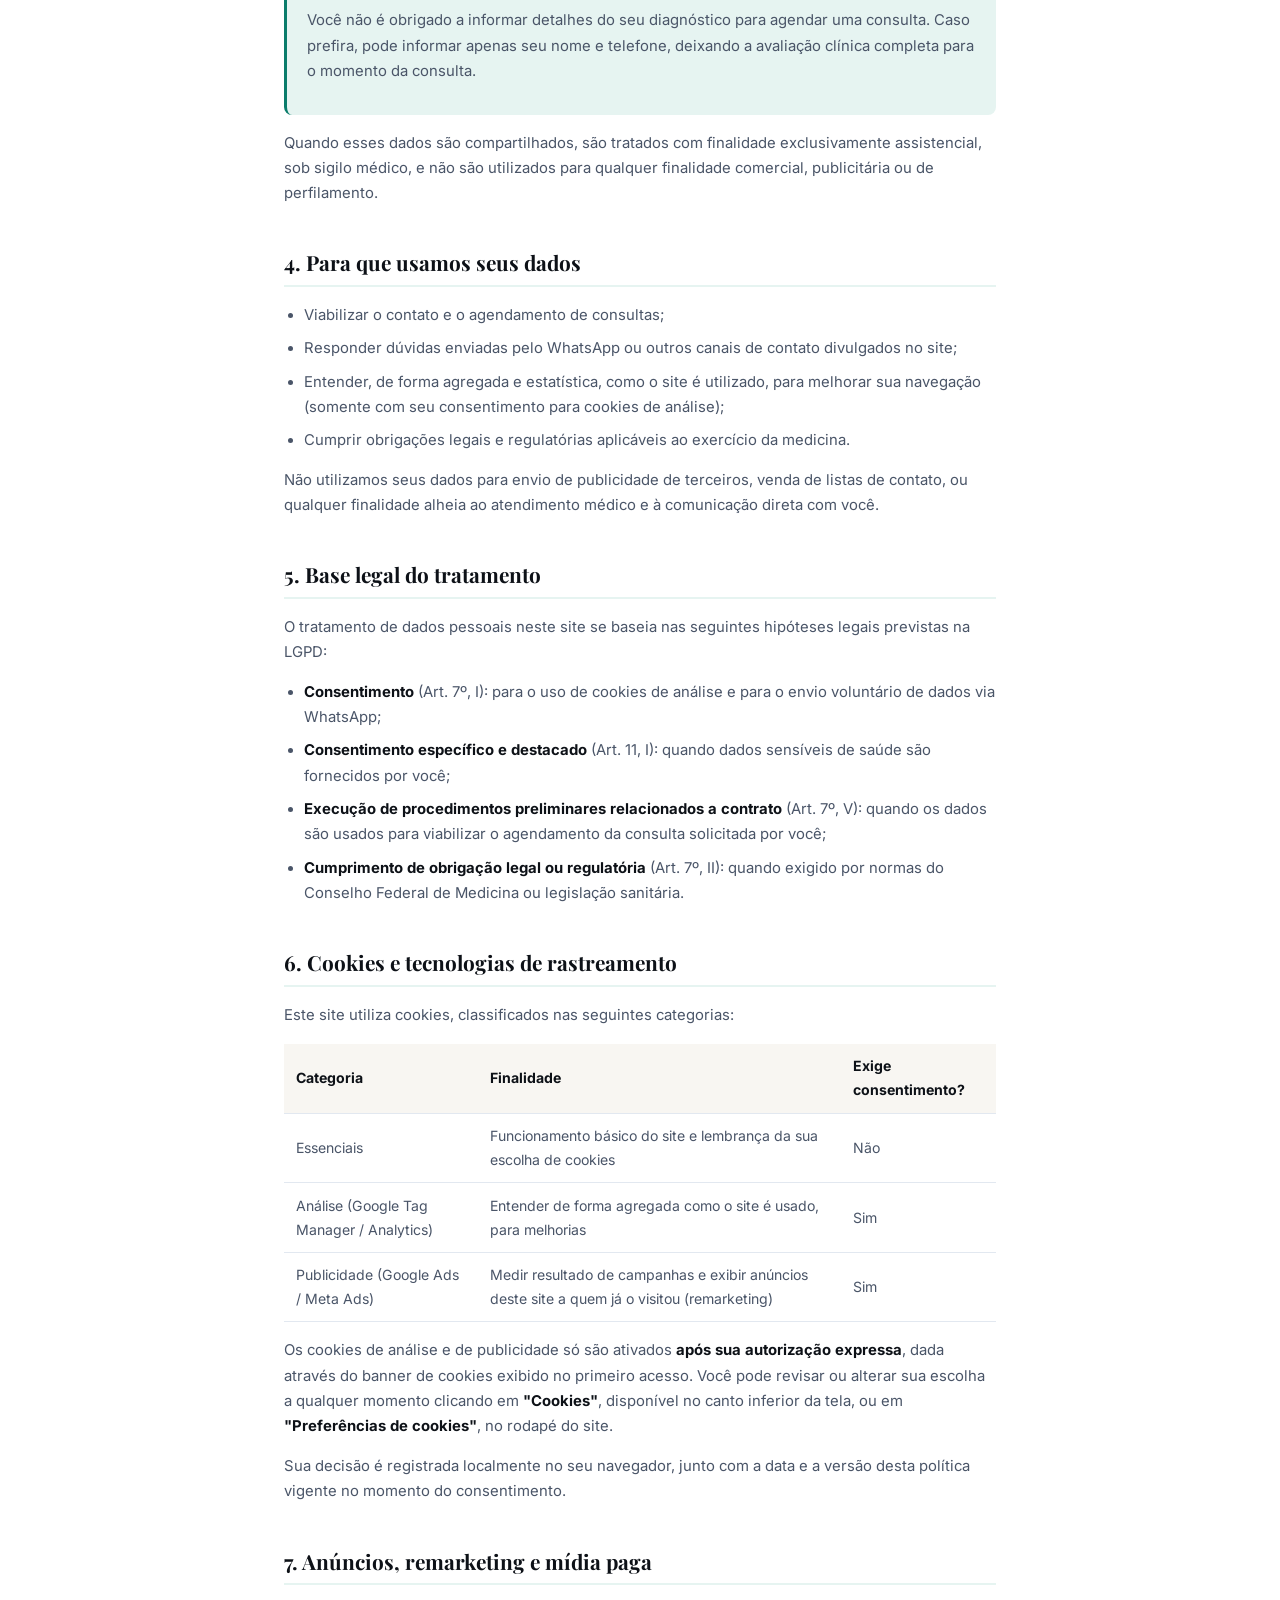
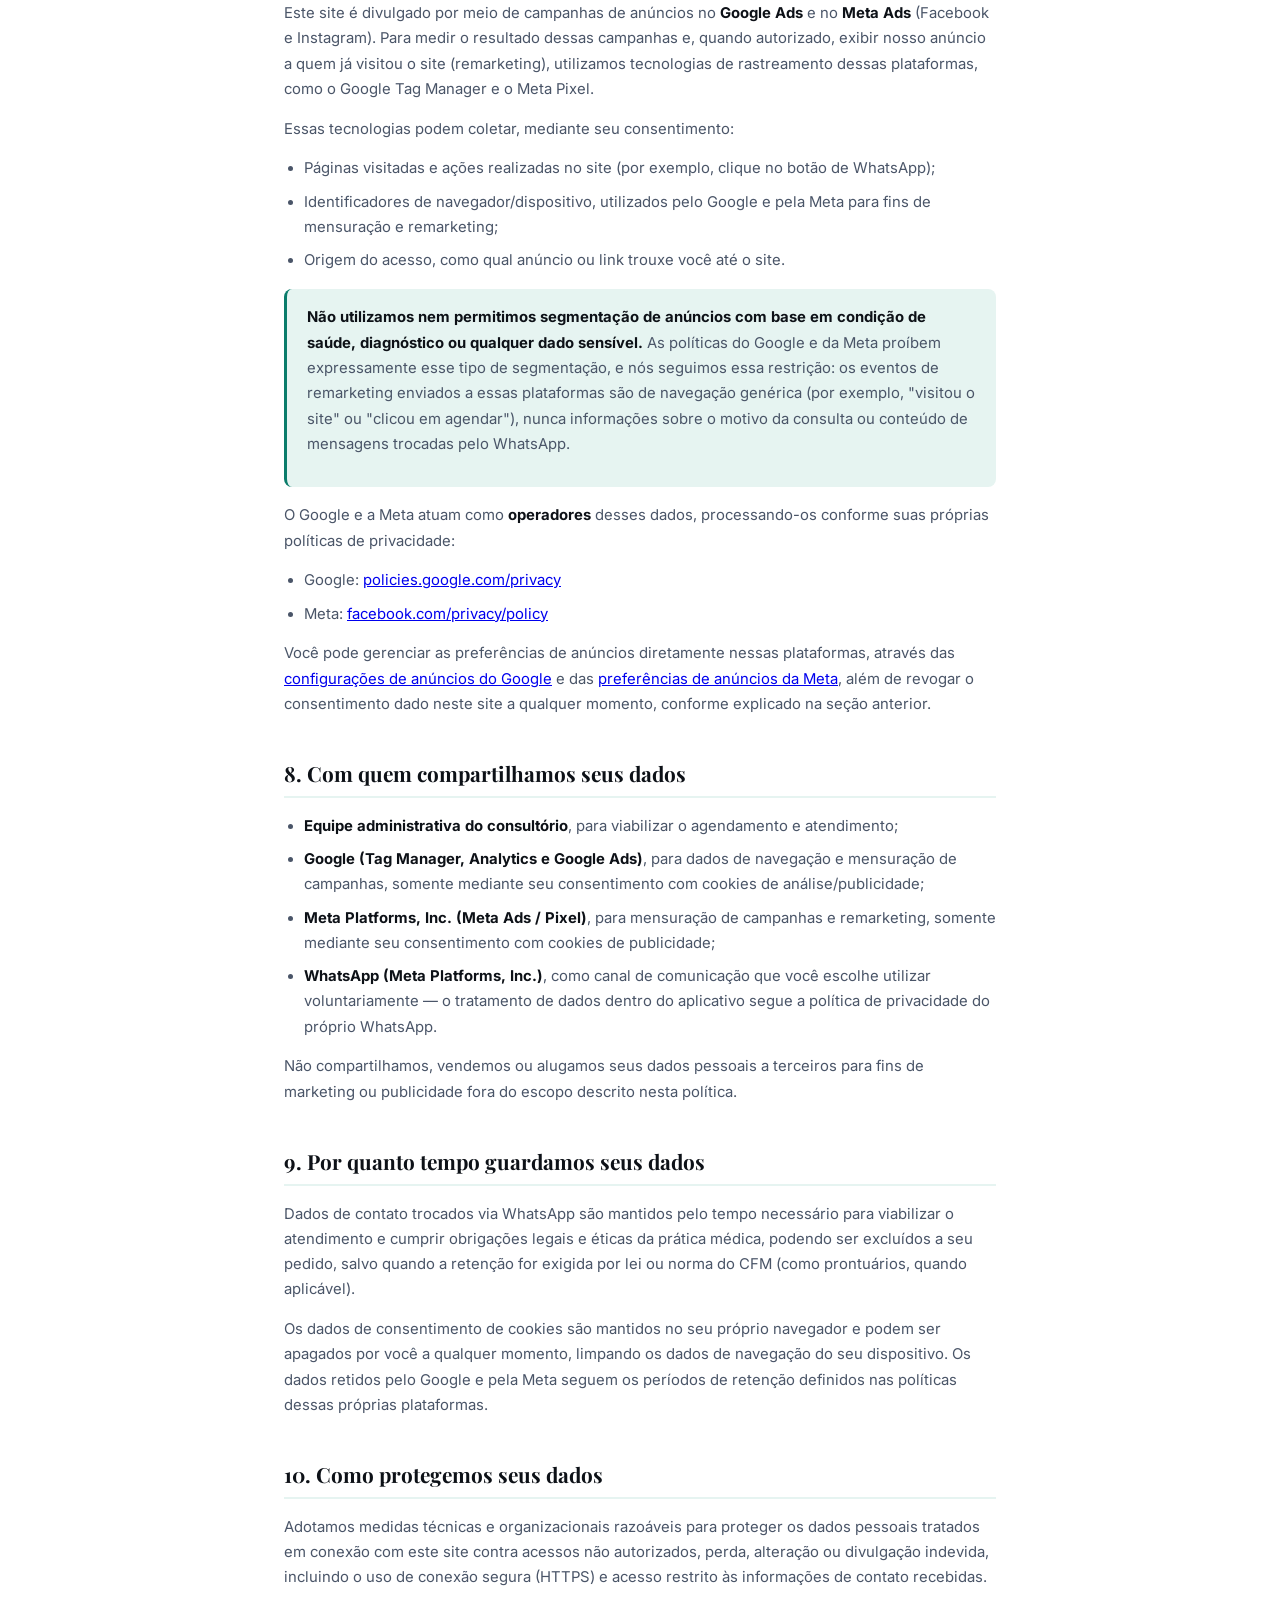
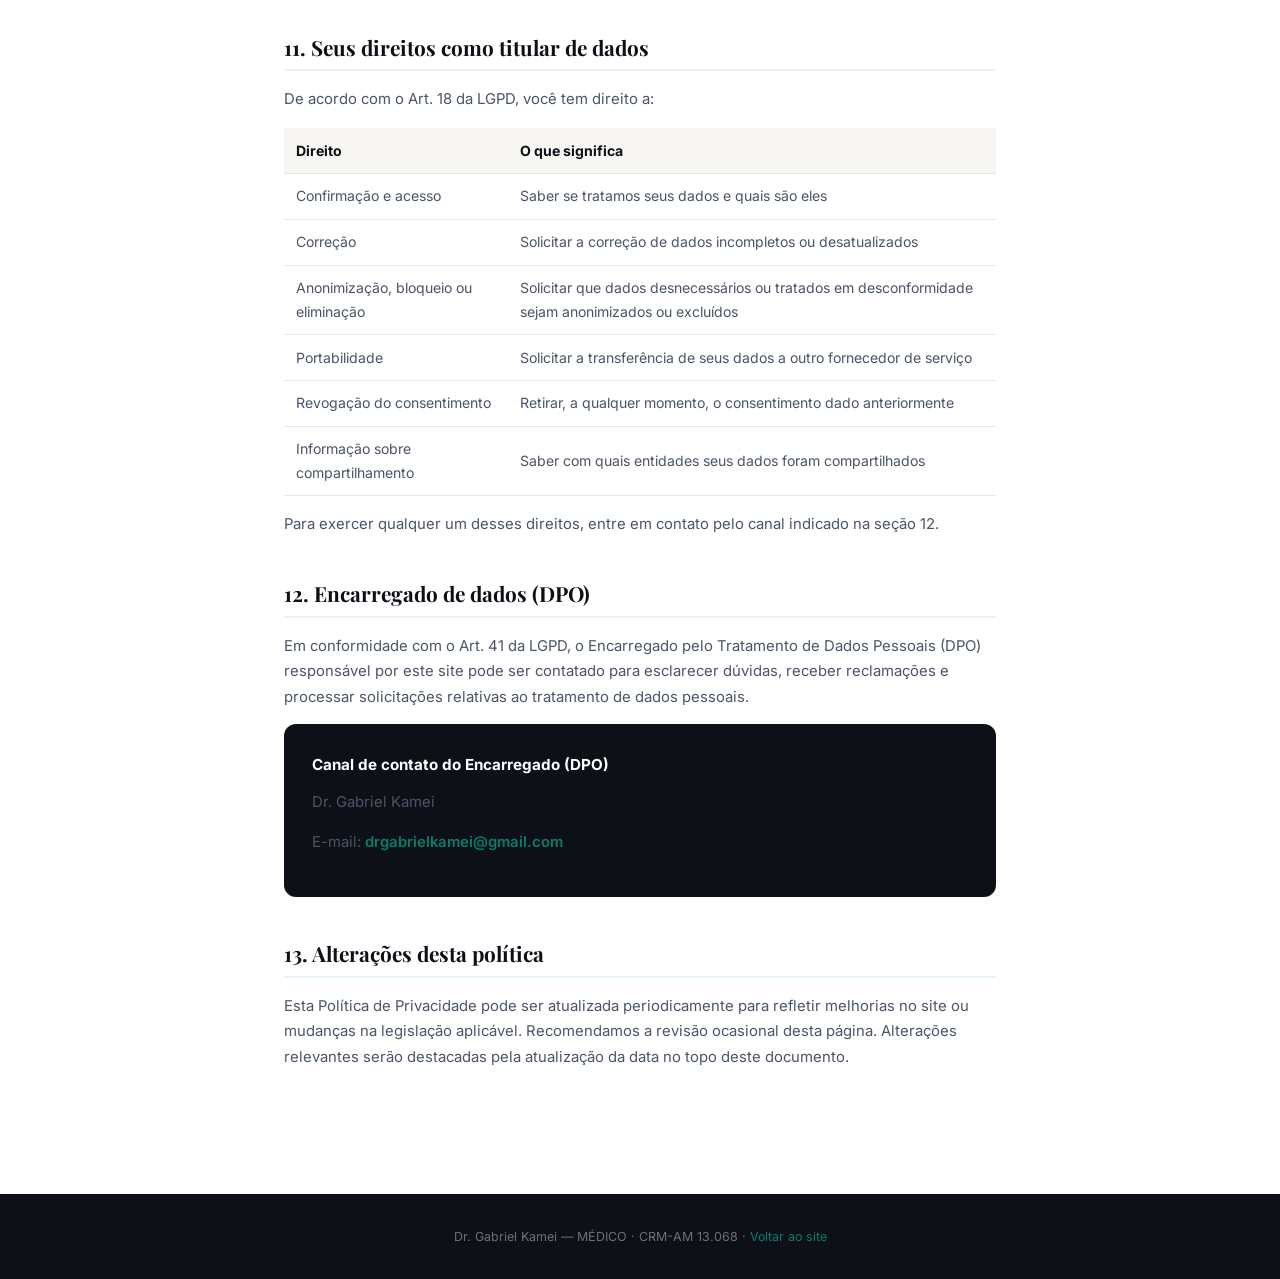
<file: privacidade.html>
<!DOCTYPE html>
<html lang="pt-BR">
<head>
  <meta charset="UTF-8" />
  <meta name="viewport" content="width=device-width, initial-scale=1.0" />
  <title>Política de Privacidade — Dr. Gabriel Kamei</title>
  <meta name="robots" content="noindex, follow" />
  <link rel="preconnect" href="https://fonts.googleapis.com" />
  <link rel="preconnect" href="https://fonts.gstatic.com" crossorigin />
  <link href="https://fonts.googleapis.com/css2?family=Playfair+Display:wght@700;900&family=Inter:wght@400;500;600&display=swap" rel="stylesheet" />
  <style>
    *, *::before, *::after { box-sizing: border-box; margin: 0; padding: 0; }

    :root {
      --ink:       #0D1117;
      --slate:     #4A5568;
      --line:      #E2E8F0;
      --cream:     #F8F6F2;
      --white:     #FFFFFF;
      --teal:      #0A7C6B;
      --teal-dark: #065A4D;
      --teal-pale: #E6F4F1;
    }

    body {
      font-family: 'Inter', sans-serif;
      color: var(--ink);
      background: var(--white);
      line-height: 1.7;
      -webkit-font-smoothing: antialiased;
    }

    h1, h2 { font-family: 'Playfair Display', serif; line-height: 1.2; }

    .topbar {
      background: var(--ink);
      padding: 1rem 0;
    }
    .topbar .container {
      display: flex;
      align-items: center;
      justify-content: space-between;
    }
    .topbar a {
      color: var(--white);
      text-decoration: none;
      font-family: 'Playfair Display', serif;
      font-size: 1.05rem;
    }
    .topbar .back {
      color: rgba(255,255,255,0.6);
      font-family: 'Inter', sans-serif;
      font-size: 0.85rem;
      text-decoration: none;
    }
    .topbar .back:hover { color: var(--teal); }

    .container { max-width: 760px; margin: 0 auto; padding: 0 1.5rem; }

    .page-header {
      background: var(--teal-dark);
      padding: 3.5rem 0 2.5rem;
      color: var(--white);
    }
    .page-header h1 { font-size: clamp(1.8rem, 3.5vw, 2.4rem); margin-bottom: 0.6rem; }
    .page-header p { color: rgba(255,255,255,0.65); font-size: 0.92rem; }

    main { padding: 3rem 0 5rem; }

    .toc {
      background: var(--cream);
      border-radius: 0.75rem;
      padding: 1.5rem 1.75rem;
      margin-bottom: 3rem;
    }
    .toc-title {
      font-size: 0.72rem;
      font-weight: 700;
      letter-spacing: 0.1em;
      text-transform: uppercase;
      color: var(--teal);
      margin-bottom: 0.75rem;
    }
    .toc ol { list-style: none; counter-reset: toc; }
    .toc li {
      counter-increment: toc;
      font-size: 0.9rem;
      margin-bottom: 0.45rem;
    }
    .toc li::before {
      content: counter(toc) ". ";
      font-weight: 600;
      color: var(--teal-dark);
    }
    .toc a { color: var(--ink); text-decoration: none; }
    .toc a:hover { color: var(--teal); text-decoration: underline; }

    section.policy-section {
      margin-bottom: 2.75rem;
      scroll-margin-top: 2rem;
    }
    section.policy-section h2 {
      font-size: 1.3rem;
      color: var(--ink);
      margin-bottom: 1rem;
      padding-bottom: 0.6rem;
      border-bottom: 2px solid var(--teal-pale);
    }
    section.policy-section p { font-size: 0.93rem; color: var(--slate); margin-bottom: 0.9rem; }
    section.policy-section ul { margin: 0 0 0.9rem 1.25rem; }
    section.policy-section li { font-size: 0.93rem; color: var(--slate); margin-bottom: 0.5rem; }
    section.policy-section strong { color: var(--ink); }

    .info-box {
      background: var(--teal-pale);
      border-left: 3px solid var(--teal);
      border-radius: 0.5rem;
      padding: 1rem 1.25rem;
      margin: 1rem 0;
    }
    .info-box p { color: var(--teal-dark); font-size: 0.88rem; margin: 0; }

    .contact-card {
      background: var(--ink);
      border-radius: 0.75rem;
      padding: 1.75rem;
      color: var(--white);
      margin-top: 0.5rem;
    }
    .contact-card h3 {
      font-family: 'Inter', sans-serif;
      font-size: 0.95rem;
      font-weight: 700;
      margin-bottom: 0.75rem;
    }
    .contact-card p { color: rgba(255,255,255,0.7); font-size: 0.88rem; margin-bottom: 0.4rem; }
    .contact-card a { color: var(--teal); text-decoration: none; font-weight: 600; }
    .contact-card a:hover { text-decoration: underline; }

    table.rights-table {
      width: 100%;
      border-collapse: collapse;
      margin: 1rem 0;
      font-size: 0.88rem;
    }
    table.rights-table th, table.rights-table td {
      text-align: left;
      padding: 0.65rem 0.75rem;
      border-bottom: 1px solid var(--line);
    }
    table.rights-table th { color: var(--ink); font-weight: 700; background: var(--cream); }
    table.rights-table td { color: var(--slate); }

    footer {
      background: var(--ink);
      padding: 2rem 0;
      text-align: center;
    }
    footer p { color: rgba(255,255,255,0.4); font-size: 0.78rem; }
    footer a { color: var(--teal); text-decoration: none; }

    @media (max-width: 600px) {
      .page-header { padding: 2.5rem 0 2rem; }
      main { padding: 2rem 0 3rem; }
    }
  </style>
</head>
<body>

<div class="topbar">
  <div class="container">
    <a href="index.html">Dr. Gabriel Kamei</a>
    <a href="index.html" class="back">← Voltar ao site</a>
  </div>
</div>

<div class="page-header">
  <div class="container">
    <h1>Política de Privacidade</h1>
    <p>Última atualização: 20 de junho de 2026</p>
  </div>
</div>

<main>
  <div class="container">

    <div class="toc">
      <div class="toc-title">Nesta página</div>
      <ol>
        <li><a href="#quem-somos">Quem trata seus dados</a></li>
        <li><a href="#dados-coletados">Quais dados coletamos</a></li>
        <li><a href="#dados-sensiveis">Dados sensíveis de saúde</a></li>
        <li><a href="#finalidade">Para que usamos seus dados</a></li>
        <li><a href="#base-legal">Base legal do tratamento</a></li>
        <li><a href="#cookies">Cookies e tecnologias de rastreamento</a></li>
        <li><a href="#anuncios">Anúncios, remarketing e mídia paga</a></li>
        <li><a href="#compartilhamento">Com quem compartilhamos seus dados</a></li>
        <li><a href="#retencao">Por quanto tempo guardamos seus dados</a></li>
        <li><a href="#seguranca">Como protegemos seus dados</a></li>
        <li><a href="#direitos">Seus direitos como titular</a></li>
        <li><a href="#encarregado">Encarregado de dados (DPO)</a></li>
        <li><a href="#alteracoes">Alterações desta política</a></li>
      </ol>
    </div>

    <section class="policy-section" id="quem-somos">
      <h2>1. Quem trata seus dados</h2>
      <p>
        Esta Política de Privacidade se aplica ao site <strong>gabrielkameionco.github.io</strong>, mantido pelo
        <strong>Dr. Gabriel Kamei (MÉDICO, CRM-AM 13.068)</strong>, doravante denominado "Controlador", para fins de
        divulgação profissional e agendamento de consultas.
      </p>
      <p>
        Este documento explica, de forma clara e acessível, como coletamos, usamos, armazenamos e protegemos os dados
        pessoais de quem visita este site, em conformidade com a Lei Geral de Proteção de Dados Pessoais
        (Lei nº 13.709/2018 — LGPD).
      </p>
    </section>

    <section class="policy-section" id="dados-coletados">
      <h2>2. Quais dados coletamos</h2>
      <p>Coletamos os seguintes dados quando você interage com este site:</p>
      <ul>
        <li><strong>Dados fornecidos diretamente por você</strong>, ao iniciar uma conversa pelo WhatsApp: nome, número de telefone e, conforme o conteúdo da própria mensagem, informações sobre seu motivo de contato.</li>
        <li><strong>Dados de navegação</strong>, coletados automaticamente caso você autorize cookies de análise: páginas visitadas, tempo de permanência, tipo de dispositivo e origem do acesso (por exemplo, qual anúncio ou link você utilizou para chegar até aqui).</li>
      </ul>
      <p>Este site não possui formulário próprio de cadastro. Os dados de contato são enviados voluntariamente por você, diretamente para o WhatsApp da equipe, fora do nosso servidor.</p>
    </section>

    <section class="policy-section" id="dados-sensiveis">
      <h2>3. Dados sensíveis de saúde</h2>
      <p>
        Caso você opte por informar, na mensagem de contato, detalhes sobre um diagnóstico, condição de saúde ou
        histórico clínico, esses dados são classificados pela LGPD como <strong>dados pessoais sensíveis</strong>
        (Art. 5º, II), recebendo um nível de proteção reforçado.
      </p>
      <div class="info-box">
        <p>
          Você não é obrigado a informar detalhes do seu diagnóstico para agendar uma consulta. Caso prefira, pode
          informar apenas seu nome e telefone, deixando a avaliação clínica completa para o momento da consulta.
        </p>
      </div>
      <p>
        Quando esses dados são compartilhados, são tratados com finalidade exclusivamente assistencial, sob sigilo
        médico, e não são utilizados para qualquer finalidade comercial, publicitária ou de perfilamento.
      </p>
    </section>

    <section class="policy-section" id="finalidade">
      <h2>4. Para que usamos seus dados</h2>
      <ul>
        <li>Viabilizar o contato e o agendamento de consultas;</li>
        <li>Responder dúvidas enviadas pelo WhatsApp ou outros canais de contato divulgados no site;</li>
        <li>Entender, de forma agregada e estatística, como o site é utilizado, para melhorar sua navegação (somente com seu consentimento para cookies de análise);</li>
        <li>Cumprir obrigações legais e regulatórias aplicáveis ao exercício da medicina.</li>
      </ul>
      <p>Não utilizamos seus dados para envio de publicidade de terceiros, venda de listas de contato, ou qualquer finalidade alheia ao atendimento médico e à comunicação direta com você.</p>
    </section>

    <section class="policy-section" id="base-legal">
      <h2>5. Base legal do tratamento</h2>
      <p>O tratamento de dados pessoais neste site se baseia nas seguintes hipóteses legais previstas na LGPD:</p>
      <ul>
        <li><strong>Consentimento</strong> (Art. 7º, I): para o uso de cookies de análise e para o envio voluntário de dados via WhatsApp;</li>
        <li><strong>Consentimento específico e destacado</strong> (Art. 11, I): quando dados sensíveis de saúde são fornecidos por você;</li>
        <li><strong>Execução de procedimentos preliminares relacionados a contrato</strong> (Art. 7º, V): quando os dados são usados para viabilizar o agendamento da consulta solicitada por você;</li>
        <li><strong>Cumprimento de obrigação legal ou regulatória</strong> (Art. 7º, II): quando exigido por normas do Conselho Federal de Medicina ou legislação sanitária.</li>
      </ul>
    </section>

    <section class="policy-section" id="cookies">
      <h2>6. Cookies e tecnologias de rastreamento</h2>
      <p>Este site utiliza cookies, classificados nas seguintes categorias:</p>
      <table class="rights-table">
        <tr><th>Categoria</th><th>Finalidade</th><th>Exige consentimento?</th></tr>
        <tr><td>Essenciais</td><td>Funcionamento básico do site e lembrança da sua escolha de cookies</td><td>Não</td></tr>
        <tr><td>Análise (Google Tag Manager / Analytics)</td><td>Entender de forma agregada como o site é usado, para melhorias</td><td>Sim</td></tr>
        <tr><td>Publicidade (Google Ads / Meta Ads)</td><td>Medir resultado de campanhas e exibir anúncios deste site a quem já o visitou (remarketing)</td><td>Sim</td></tr>
      </table>
      <p>
        Os cookies de análise e de publicidade só são ativados <strong>após sua autorização expressa</strong>, dada através do banner
        de cookies exibido no primeiro acesso. Você pode revisar ou alterar sua escolha a qualquer momento clicando
        em <strong>"Cookies"</strong>, disponível no canto inferior da tela, ou em <strong>"Preferências de cookies"</strong>,
        no rodapé do site.
      </p>
      <p>Sua decisão é registrada localmente no seu navegador, junto com a data e a versão desta política vigente no momento do consentimento.</p>
    </section>

    <section class="policy-section" id="anuncios">
      <h2>7. Anúncios, remarketing e mídia paga</h2>
      <p>
        Este site é divulgado por meio de campanhas de anúncios no <strong>Google Ads</strong> e no <strong>Meta Ads</strong>
        (Facebook e Instagram). Para medir o resultado dessas campanhas e, quando autorizado, exibir nosso anúncio a quem
        já visitou o site (remarketing), utilizamos tecnologias de rastreamento dessas plataformas, como o Google Tag Manager
        e o Meta Pixel.
      </p>
      <p>Essas tecnologias podem coletar, mediante seu consentimento:</p>
      <ul>
        <li>Páginas visitadas e ações realizadas no site (por exemplo, clique no botão de WhatsApp);</li>
        <li>Identificadores de navegador/dispositivo, utilizados pelo Google e pela Meta para fins de mensuração e remarketing;</li>
        <li>Origem do acesso, como qual anúncio ou link trouxe você até o site.</li>
      </ul>
      <div class="info-box">
        <p>
          <strong>Não utilizamos nem permitimos segmentação de anúncios com base em condição de saúde, diagnóstico ou
          qualquer dado sensível.</strong> As políticas do Google e da Meta proíbem expressamente esse tipo de segmentação,
          e nós seguimos essa restrição: os eventos de remarketing enviados a essas plataformas são de navegação genérica
          (por exemplo, "visitou o site" ou "clicou em agendar"), nunca informações sobre o motivo da consulta ou conteúdo
          de mensagens trocadas pelo WhatsApp.
        </p>
      </div>
      <p>
        O Google e a Meta atuam como <strong>operadores</strong> desses dados, processando-os conforme suas próprias
        políticas de privacidade:
      </p>
      <ul>
        <li>Google: <a href="https://policies.google.com/privacy?hl=pt-BR" target="_blank" rel="noopener">policies.google.com/privacy</a></li>
        <li>Meta: <a href="https://www.facebook.com/privacy/policy/" target="_blank" rel="noopener">facebook.com/privacy/policy</a></li>
      </ul>
      <p>
        Você pode gerenciar as preferências de anúncios diretamente nessas plataformas, através das
        <a href="https://myadcenter.google.com/" target="_blank" rel="noopener"> configurações de anúncios do Google</a>
        e das <a href="https://www.facebook.com/adpreferences/" target="_blank" rel="noopener">preferências de anúncios da Meta</a>,
        além de revogar o consentimento dado neste site a qualquer momento, conforme explicado na seção anterior.
      </p>
    </section>

    <section class="policy-section" id="compartilhamento">
      <h2>8. Com quem compartilhamos seus dados</h2>
      <ul>
        <li><strong>Equipe administrativa do consultório</strong>, para viabilizar o agendamento e atendimento;</li>
        <li><strong>Google (Tag Manager, Analytics e Google Ads)</strong>, para dados de navegação e mensuração de campanhas, somente mediante seu consentimento com cookies de análise/publicidade;</li>
        <li><strong>Meta Platforms, Inc. (Meta Ads / Pixel)</strong>, para mensuração de campanhas e remarketing, somente mediante seu consentimento com cookies de publicidade;</li>
        <li><strong>WhatsApp (Meta Platforms, Inc.)</strong>, como canal de comunicação que você escolhe utilizar voluntariamente — o tratamento de dados dentro do aplicativo segue a política de privacidade do próprio WhatsApp.</li>
      </ul>
      <p>Não compartilhamos, vendemos ou alugamos seus dados pessoais a terceiros para fins de marketing ou publicidade fora do escopo descrito nesta política.</p>
    </section>

    <section class="policy-section" id="retencao">
      <h2>9. Por quanto tempo guardamos seus dados</h2>
      <p>
        Dados de contato trocados via WhatsApp são mantidos pelo tempo necessário para viabilizar o atendimento e
        cumprir obrigações legais e éticas da prática médica, podendo ser excluídos a seu pedido, salvo quando a
        retenção for exigida por lei ou norma do CFM (como prontuários, quando aplicável).
      </p>
      <p>
        Os dados de consentimento de cookies são mantidos no seu próprio navegador e podem ser apagados por você a
        qualquer momento, limpando os dados de navegação do seu dispositivo. Os dados retidos pelo Google e pela Meta
        seguem os períodos de retenção definidos nas políticas dessas próprias plataformas.
      </p>
    </section>

    <section class="policy-section" id="seguranca">
      <h2>10. Como protegemos seus dados</h2>
      <p>
        Adotamos medidas técnicas e organizacionais razoáveis para proteger os dados pessoais tratados em conexão
        com este site contra acessos não autorizados, perda, alteração ou divulgação indevida, incluindo o uso de
        conexão segura (HTTPS) e acesso restrito às informações de contato recebidas.
      </p>
    </section>

    <section class="policy-section" id="direitos">
      <h2>11. Seus direitos como titular de dados</h2>
      <p>De acordo com o Art. 18 da LGPD, você tem direito a:</p>
      <table class="rights-table">
        <tr><th>Direito</th><th>O que significa</th></tr>
        <tr><td>Confirmação e acesso</td><td>Saber se tratamos seus dados e quais são eles</td></tr>
        <tr><td>Correção</td><td>Solicitar a correção de dados incompletos ou desatualizados</td></tr>
        <tr><td>Anonimização, bloqueio ou eliminação</td><td>Solicitar que dados desnecessários ou tratados em desconformidade sejam anonimizados ou excluídos</td></tr>
        <tr><td>Portabilidade</td><td>Solicitar a transferência de seus dados a outro fornecedor de serviço</td></tr>
        <tr><td>Revogação do consentimento</td><td>Retirar, a qualquer momento, o consentimento dado anteriormente</td></tr>
        <tr><td>Informação sobre compartilhamento</td><td>Saber com quais entidades seus dados foram compartilhados</td></tr>
      </table>
      <p>Para exercer qualquer um desses direitos, entre em contato pelo canal indicado na seção 12.</p>
    </section>

    <section class="policy-section" id="encarregado">
      <h2>12. Encarregado de dados (DPO)</h2>
      <p>
        Em conformidade com o Art. 41 da LGPD, o Encarregado pelo Tratamento de Dados Pessoais (DPO) responsável por
        este site pode ser contatado para esclarecer dúvidas, receber reclamações e processar solicitações relativas
        ao tratamento de dados pessoais.
      </p>
      <div class="contact-card">
        <h3>Canal de contato do Encarregado (DPO)</h3>
        <p>Dr. Gabriel Kamei</p>
        <p>E-mail: <a href="mailto:drgabrielkamei@gmail.com">drgabrielkamei@gmail.com</a></p>
      </div>
    </section>

    <section class="policy-section" id="alteracoes">
      <h2>13. Alterações desta política</h2>
      <p>
        Esta Política de Privacidade pode ser atualizada periodicamente para refletir melhorias no site ou mudanças
        na legislação aplicável. Recomendamos a revisão ocasional desta página. Alterações relevantes serão
        destacadas pela atualização da data no topo deste documento.
      </p>
    </section>

  </div>
</main>

<footer>
  <div class="container">
    <p>Dr. Gabriel Kamei — MÉDICO · CRM-AM 13.068 · <a href="index.html">Voltar ao site</a></p>
  </div>
</footer>

</body>
</html>
</file>
